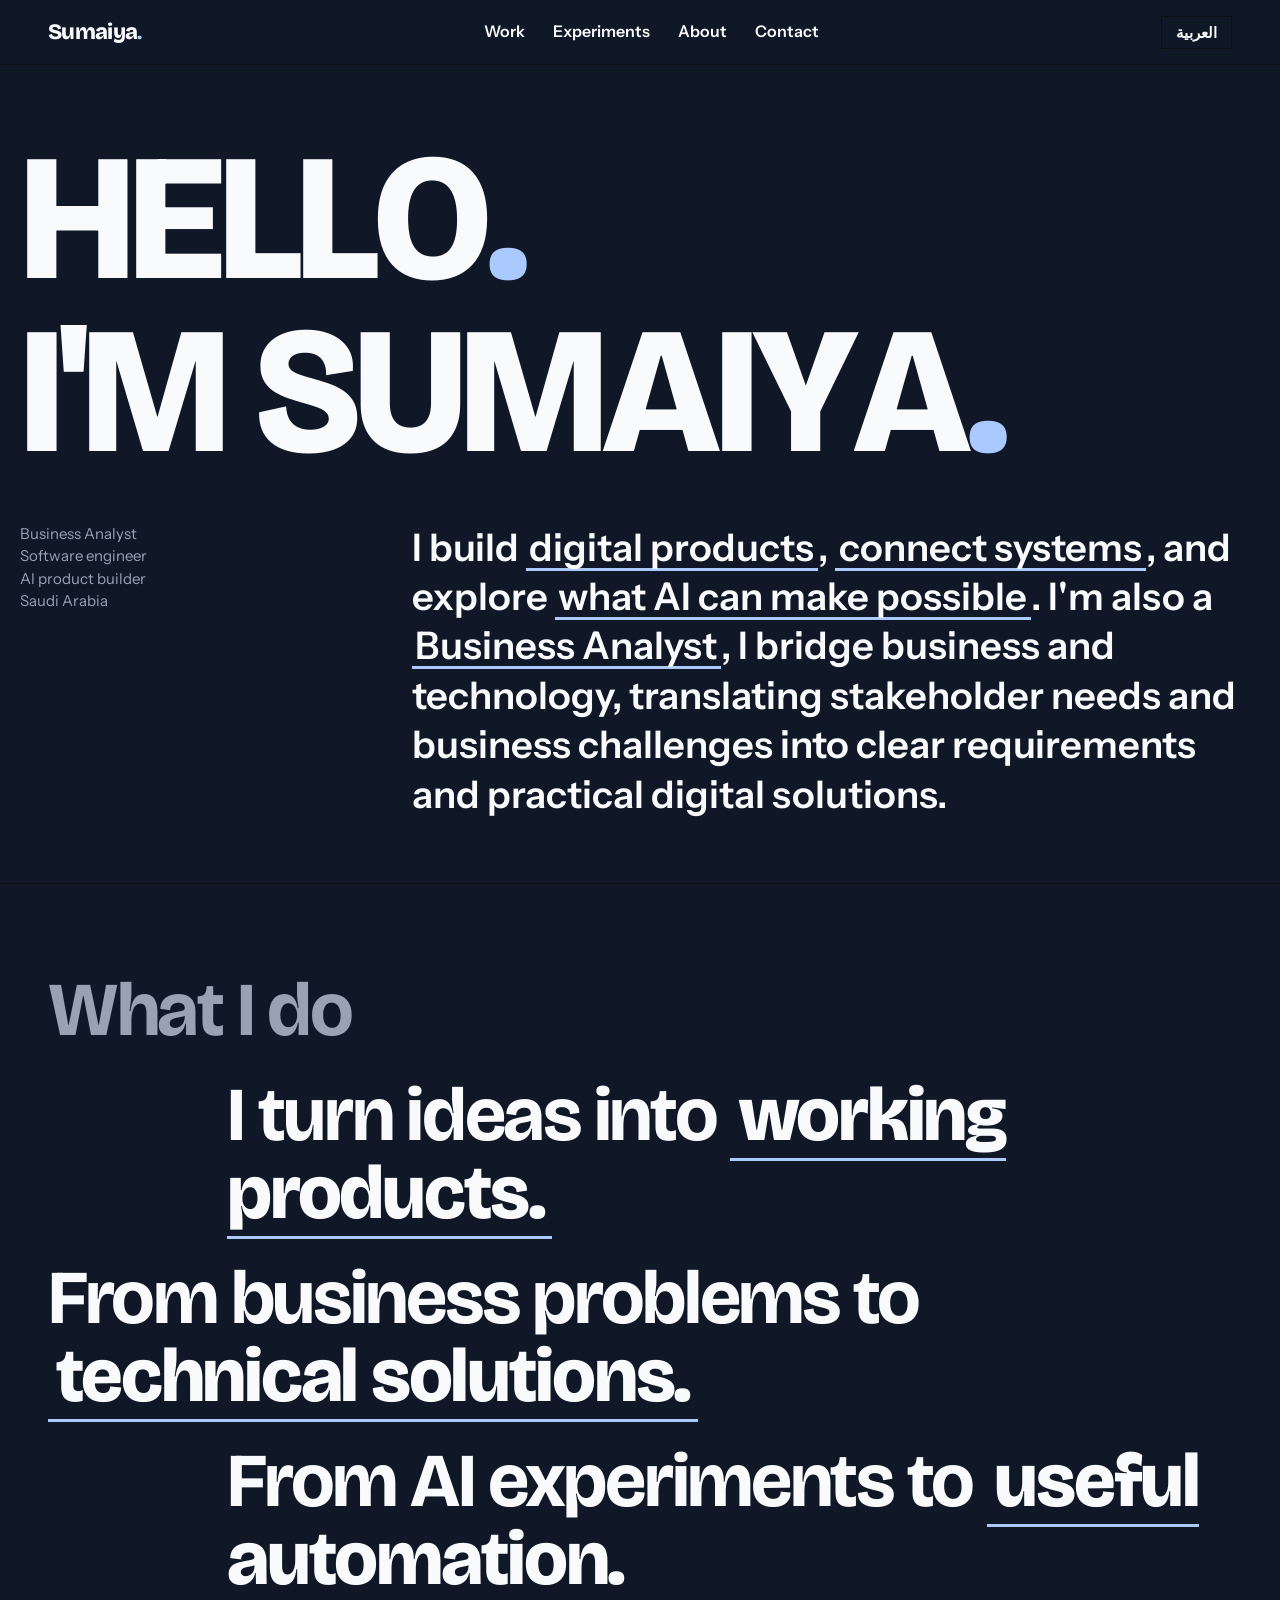
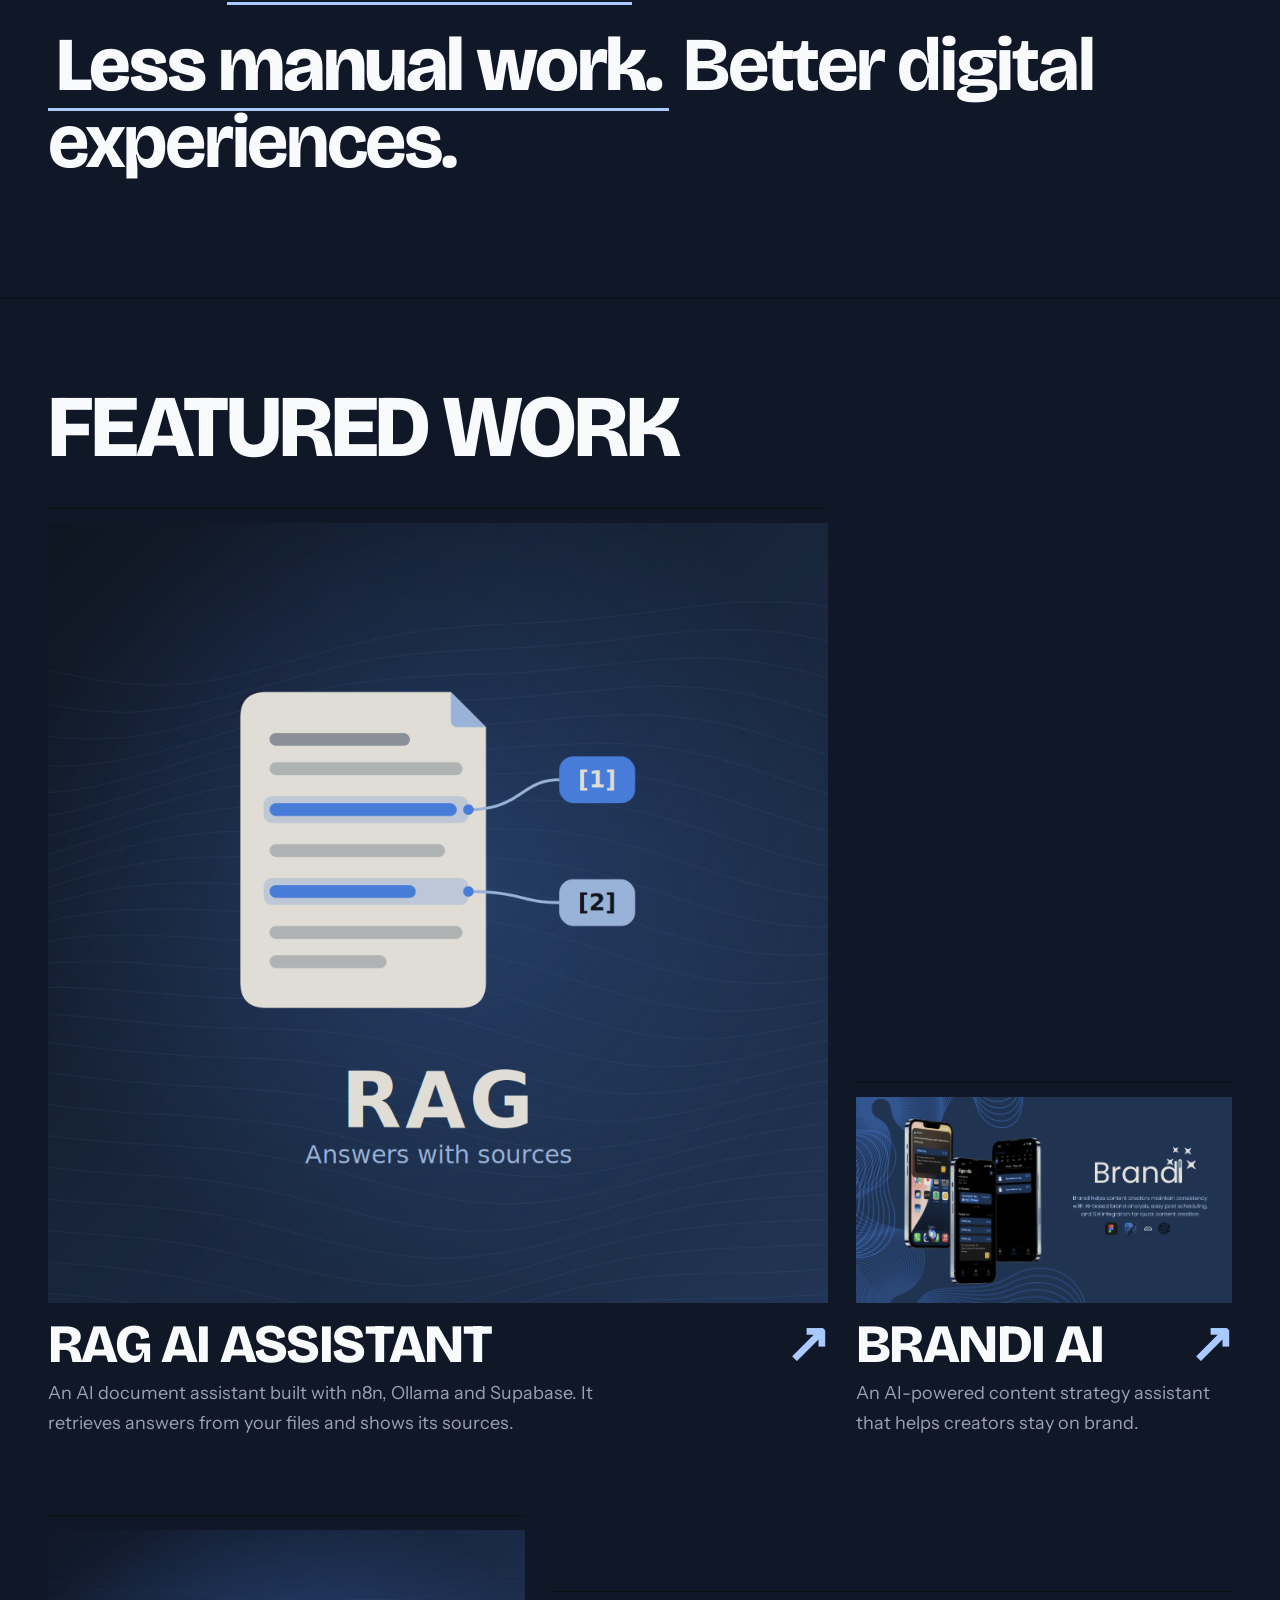
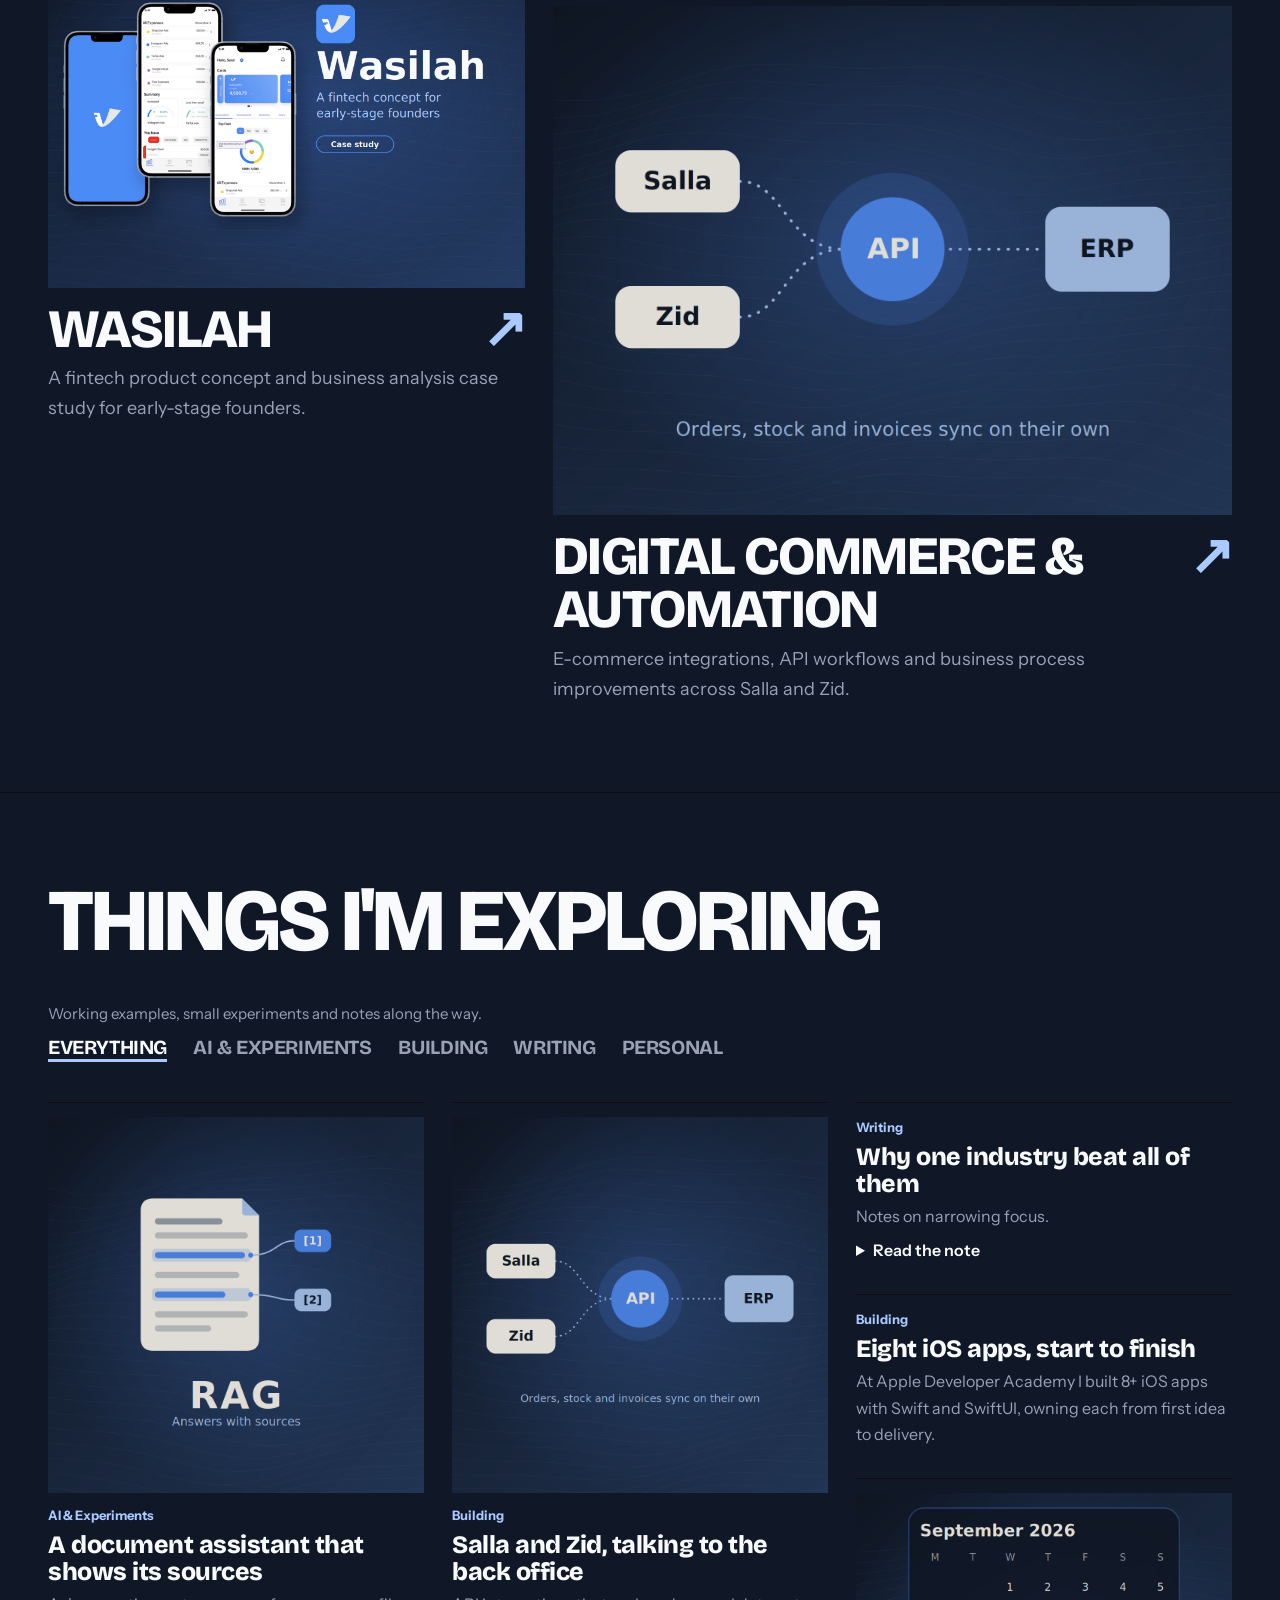
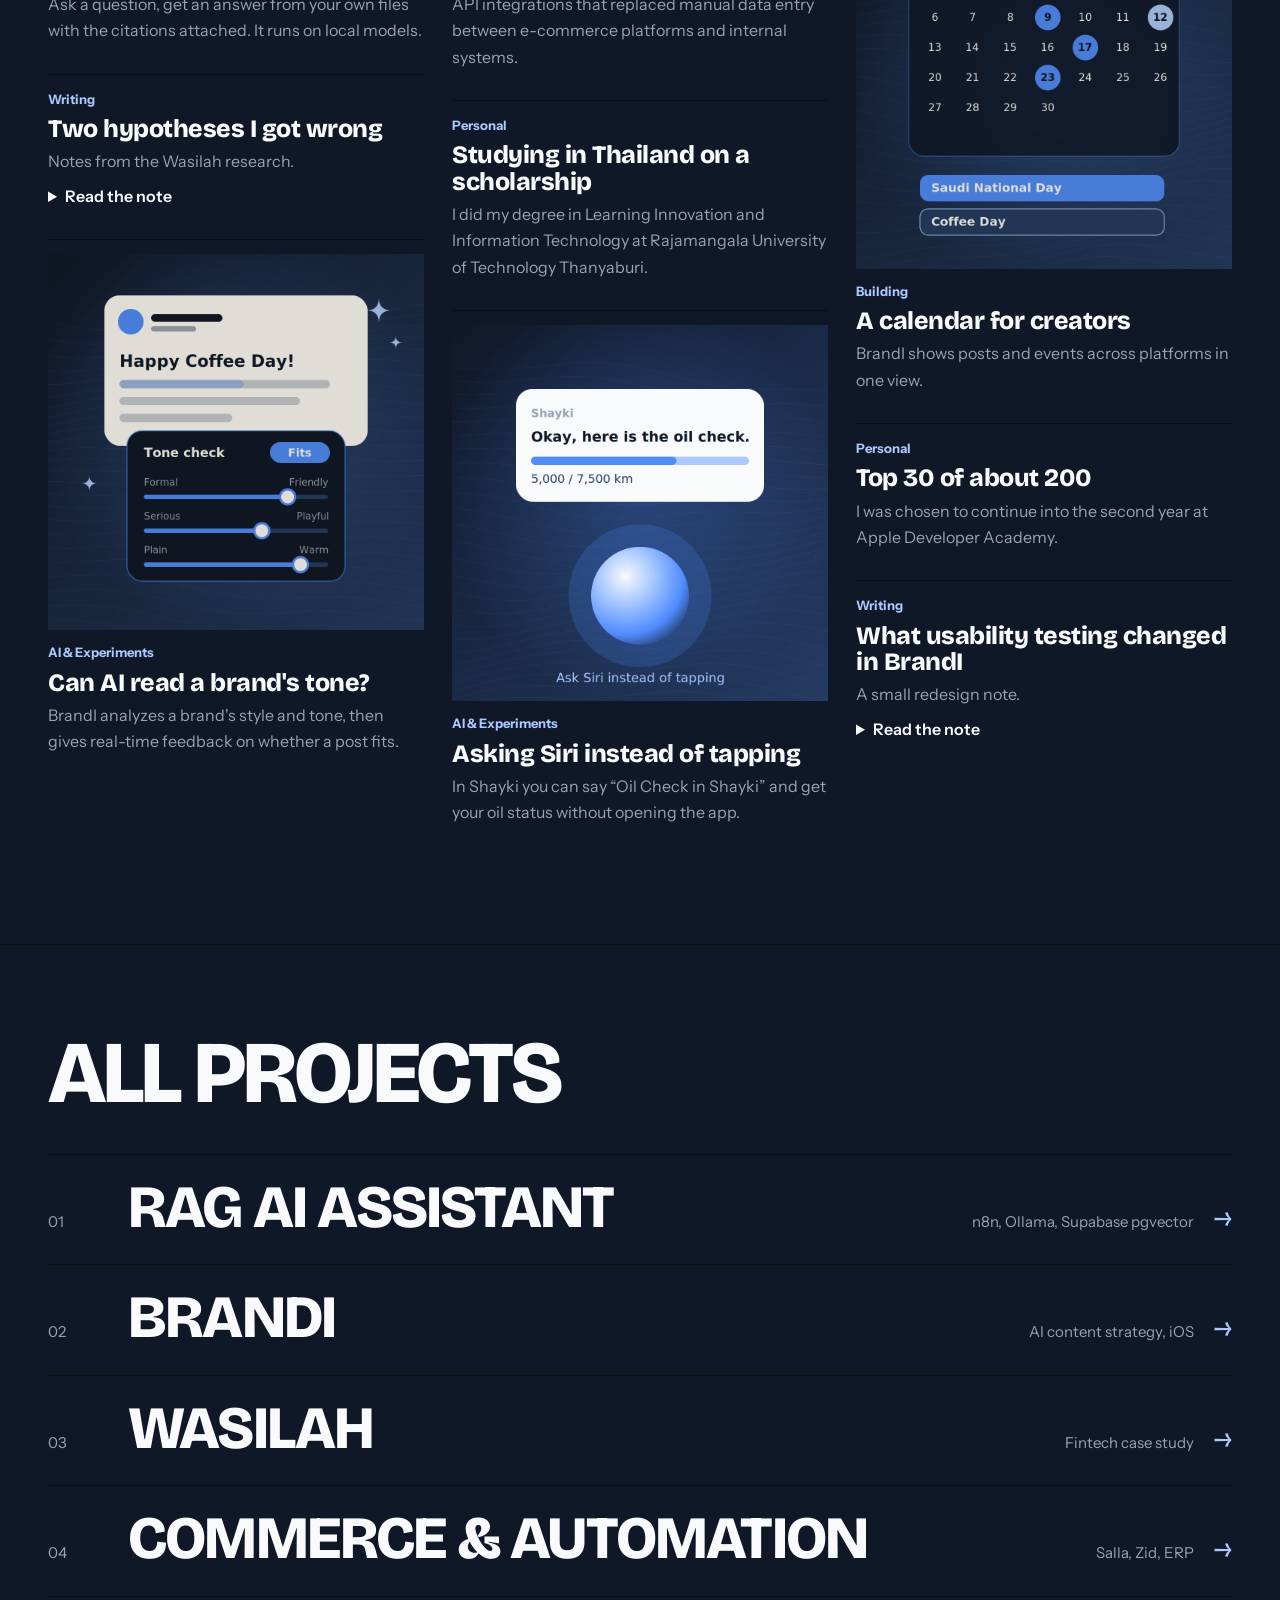
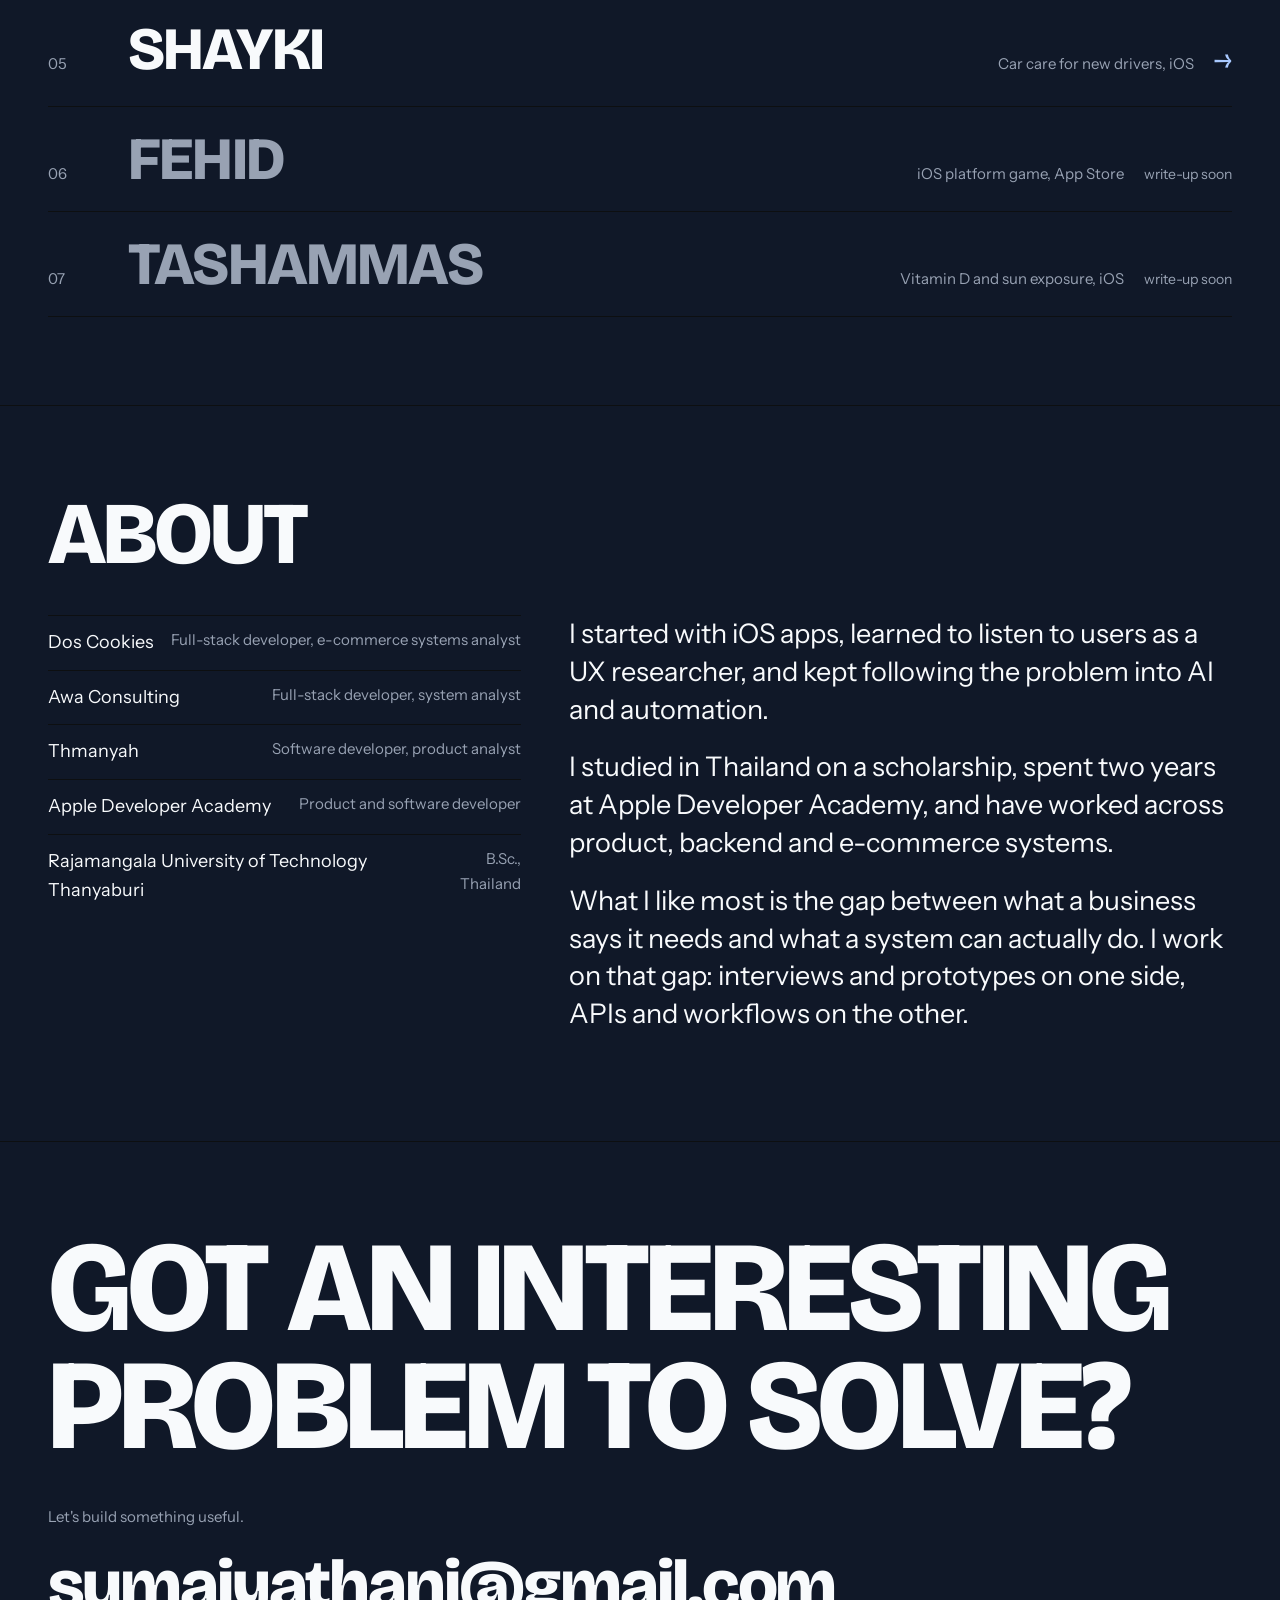
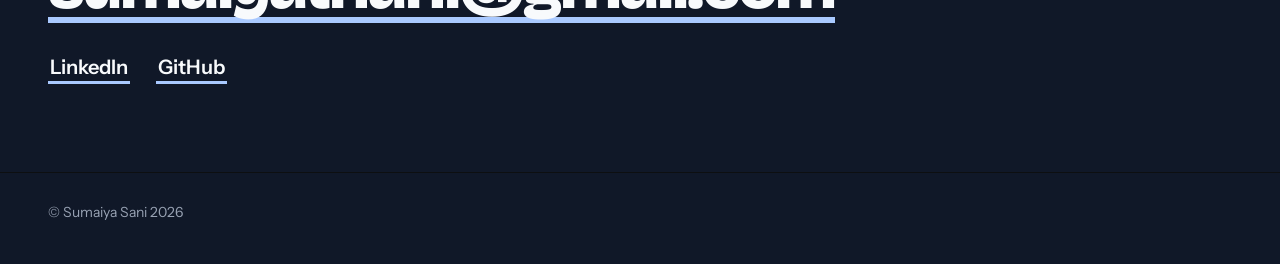
<file: index.html>
<!DOCTYPE html>
<html lang="en">
<head>
<meta charset="utf-8">
<meta name="viewport" content="width=device-width, initial-scale=1">
<script>try{if(localStorage.getItem('lang')==='ar'){document.documentElement.lang='ar';document.documentElement.dir='rtl'}}catch(e){}</script>
<title data-ar="سمية ثاني | باحثة تجربة مستخدم، مهندسة برمجيات، وبانية منتجات ذكاء اصطناعي">Sumaiya Sani | software engineer, AI Solutions Engineer </title>
<meta name="description" content="I build digital products, connect systems, and explore what AI can make possible.  software engineer based in Saudi Arabia.">
<meta property="og:type" content="website">
<meta property="og:title" content="Sumaiya Sani | Business Analyst،software engineer, AI product engineer">
<meta property="og:description" content="I build digital products, connect systems, and explore what AI can make possible.">
<meta property="og:image" content="https://sumaiya-thani.github.io/images/og-image.png">
<meta name="twitter:card" content="summary_large_image">
<meta name="twitter:image" content="https://sumaiya-thani.github.io/images/og-image.png">
<meta name="theme-color" content="#F1EFE9">
<link rel="preconnect" href="https://fonts.googleapis.com">
<link rel="preconnect" href="https://fonts.gstatic.com" crossorigin>
<link href="https://fonts.googleapis.com/css2?family=Bricolage+Grotesque:wght@700;800&family=IBM+Plex+Sans+Arabic:wght@400;600;700&family=Instrument+Sans:wght@400;600;700&display=swap" rel="stylesheet">
<link rel="stylesheet" href="site.css">
<script type="application/ld+json">{"@context":"https://schema.org","@type":"Person","name":"Sumaiya Sani","jobTitle":" and software engineer","sameAs":["https://github.com/sumaiya-thani","https://www.linkedin.com/in/sumaiya-sani-4b4b60202/"]}</script>
</head>
<body>
<a class="skip" href="#main" data-ar="انتقل إلى المحتوى">Skip to content</a>
<div id="cur" aria-hidden="true"></div>
<img id="pv" alt="" src="[data-uri]">
<header class="hdr"><div class="wrap">
<a class="logo" href="#top" aria-label="Sumaiya Sani, home">Sumaiya<b>.</b></a>
<nav class="nav" id="nav" aria-label="Main">
<a href="#work" data-ar="أعمالي">Work</a><a href="#experiments" data-ar="تجارب">Experiments</a><a href="#about" data-ar="نبذة">About</a><a href="#contact" data-ar="تواصل">Contact</a>
</nav>
<div class="hr"><button class="lg" type="button" aria-label="Switch language">العربية</button><button class="mb" type="button" aria-expanded="false" aria-controls="nav">Menu</button></div>
</div></header>

<main id="main">
<div class="wrap hero" id="top">
<h1 class="d"><span data-split data-ar="أهلًا.">Hello.</span><span data-split data-ar="أنا سمية.">I'm Sumaiya.</span></h1>
<div class="hg">
<small class="rv" data-ar=" محللة أعمال&lt;br&gt;مهندسة برمجيات&lt;br&gt;بانية منتجات ذكاء اصطناعي&lt;br&gt;المملكة العربية السعودية">Business Analyst
<br>Software engineer<br>AI product builder<br>Saudi Arabia</small>
<p class="rv" style="--dl:.1s" data-ar="أبني &lt;a class=&quot;ph&quot; href=&quot;#work&quot;&gt;منتجات رقمية&lt;/a&gt;، وأربط &lt;a class=&quot;ph&quot; href=&quot;project-commerce.html&quot;&gt;الأنظمة&lt;/a&gt; ببعضها، وأستكشف &lt;a class=&quot;ph&quot; href=&quot;project-rag.html&quot;&gt;ما يمكن للذكاء الاصطناعي أن يصنعه&lt;/a&gt;. وأعمل أيضًا &lt;a class=&quot;ph&quot; href=&quot;project-wasilaah.html&quot;&gt;باحثة تجربة مستخدم&lt;/a&gt;، لذلك أتحدث مع الناس غالبًا قبل أن أبني أي شيء.">I build <a class="ph" href="#work">digital products</a>, <a class="ph" href="project-commerce.html">connect systems</a>, and explore <a class="ph" href="project-rag.html">what AI can make possible</a>. I'm also a <a class="ph" href="project-wasilaah.html">Business Analyst</a>, I bridge business and technology, translating stakeholder needs and business challenges into clear requirements and practical digital solutions.</p>
</div>
</div>

<section id="what"><div class="wrap what">
<p class="lab rv" data-ar="ماذا أفعل">What I do</p>
<p class="rv" data-ar="أحوّل الأفكار إلى &lt;a class=&quot;ph&quot; href=&quot;#work&quot;&gt;منتجات تعمل.&lt;/a&gt;">I turn ideas into <a class="ph" href="#work">working products.</a></p>
<p class="rv" data-ar="من مشكلات الأعمال إلى &lt;a class=&quot;ph&quot; href=&quot;project-commerce.html&quot;&gt;حلول تقنية.&lt;/a&gt;">From business problems to <a class="ph" href="project-commerce.html">technical solutions.</a></p>
<p class="rv" data-ar="من تجارب الذكاء الاصطناعي إلى &lt;a class=&quot;ph&quot; href=&quot;project-rag.html&quot;&gt;أتمتة مفيدة.&lt;/a&gt;">From AI experiments to <a class="ph" href="project-rag.html">useful automation.</a></p>
<p class="rv" data-ar="&lt;a class=&quot;ph&quot; href=&quot;project-commerce.html&quot;&gt;عمل يدوي أقل.&lt;/a&gt; وتجارب رقمية أفضل."><a class="ph" href="project-commerce.html">Less manual work.</a> Better digital experiences.</p>
</div></section>

<section id="work"><div class="wrap">
<h2 class="d rv" data-ar="أعمال مختارة">Featured work</h2>
<div class="fg">
<a class="fc f1 rv" href="project-rag.html"><div class="im"><img class="mx" src="images/rag-note-square.png" alt="Diagram of the RAG pipeline"></div><h3>RAG AI Assistant <i>↗</i></h3><p data-ar="مساعد ذكاء اصطناعي للمستندات مبني بـ n8n وOllama وSupabase. يستخرج الإجابات من ملفاتك ويعرض مصادرها.">An AI document assistant built with n8n, Ollama and Supabase. It retrieves answers from your files and shows its sources.</p></a>
<a class="fc f2 rv" style="--dl:.1s" href="project-brandi.html"><div class="im"><img class="mx" src="images/brandi-cover-16x9.png" alt="BrandI app screens"></div><h3>Brandi AI <i>↗</i></h3><p data-ar="مساعد ذكاء اصطناعي لاستراتيجية المحتوى يساعد صناع المحتوى على البقاء وفيّين لعلامتهم.">An AI-powered content strategy assistant that helps creators stay on brand.</p></a>
<a class="fc f3 rv" href="project-wasilaah.html"><div class="im dk sq"><img src="images/wasilah-cover-4x3.png" alt="Wasilah fintech app screens"></div><h3>Wasilah <i>↗</i></h3><p data-ar="مفهوم منتج مالي (فنتك) ودراسة حالة في تحليل الأعمال لمؤسسي الشركات الناشئة في مراحلها الأولى.">A fintech product concept and business analysis case study for early-stage founders.</p></a>
<a class="fc f4 rv" style="--dl:.1s" href="project-commerce.html"><div class="im"><img class="mx" src="images/salla-zid-erp-diagram-4x3.png" alt="Diagram of e-commerce platforms connected through APIs to ERP"></div><h3 data-ar="التجارة الرقمية والأتمتة &lt;i&gt;↖&lt;/i&gt;">Digital Commerce &amp; Automation <i>↗</i></h3><p data-ar="تكاملات التجارة الإلكترونية وسير عمل API وتحسين العمليات عبر سلة وزد.">E-commerce integrations, API workflows and business process improvements across Salla and Zid.</p></a>
</div>
</div></section>

<section id="experiments"><div class="wrap">
<h2 class="d rv" data-ar="أشياء أستكشفها">Things I'm exploring</h2>
<p class="lab rv" data-ar="أمثلة تعمل، وتجارب صغيرة، وملاحظات على الطريق.">Working examples, small experiments and notes along the way.</p>
<div class="fl rv" role="group" aria-label="Filter items">
<button type="button" data-f="all" aria-pressed="true" data-ar="الكل">Everything</button>
<button type="button" data-f="ai" aria-pressed="false" data-ar="ذكاء اصطناعي وتجارب">AI &amp; Experiments</button>
<button type="button" data-f="build" aria-pressed="false" data-ar="بناء">Building</button>
<button type="button" data-f="write" aria-pressed="false" data-ar="كتابة">Writing</button>
<button type="button" data-f="me" aria-pressed="false" data-ar="شخصي">Personal</button>
</div>
<div class="ex">
<article class="it" data-c="ai"><div class="im"><img src="images/rag-note-square.png" alt="" loading="lazy"></div><div class="tg" data-ar="ذكاء اصطناعي وتجارب">AI &amp; Experiments</div><h3 data-ar="مساعد مستندات يعرض مصادره">A document assistant that shows its sources</h3><p data-ar="اطرح سؤالًا واحصل على إجابة من ملفاتك مع الاستشهادات. يعمل بنماذج محلية.">Ask a question, get an answer from your own files with the citations attached. It runs on local models.</p></article>
<article class="it" data-c="write"><div class="tg" data-ar="كتابة">Writing</div><h3 data-ar="فرضيتان كنت مخطئة فيهما">Two hypotheses I got wrong</h3><p data-ar="ملاحظات من بحث Wasilah.">Notes from the Wasilah research.</p><details><summary data-ar="اقرأ الملاحظة">Read the note</summary><p data-ar="بدأت بسؤال: كيف يهدر أصحاب الأعمال منتجات أقل؟ توقعت أن تتبع مدة الصلاحية يدويًا أمر صعب، وأن المنتجات تتلف حين تُنظَّم بشكل سيئ. المقابلات نفت الاثنين. كان لدى أصحاب الأعمال تنبيهات بالفعل، وتصل المنتجات مصنّفة من المصنع. ما سمعته فعلًا هو تكدّس مخزون سببه ضعف التوقع المالي. هذا حوّل المشروع كله نحو المالية.">I began by asking how business owners could waste fewer products. My guesses: tracking shelf life by hand is hard, and products spoil when poorly organized. The interviews said no to both. Owners already had alerts, and products arrive categorized from the factory. What I did hear was overstocking caused by weak financial forecasting. That moved the whole project toward finance.</p></details></article>
<article class="it" data-c="ai"><div class="im"><img src="images/brandi-tone-note-square.png" alt="BrandI AI feedback on a post" loading="lazy"></div><div class="tg" data-ar="ذكاء اصطناعي وتجارب">AI &amp; Experiments</div><h3 data-ar="هل يستطيع الذكاء الاصطناعي قراءة نبرة العلامة؟">Can AI read a brand's tone?</h3><p data-ar="يحلل BrandI أسلوب العلامة ونبرتها، ثم يعطي تغذية راجعة فورية عن مدى ملاءمة المنشور.">BrandI analyzes a brand's style and tone, then gives real-time feedback on whether a post fits.</p></article>
<article class="it" data-c="build"><div class="im"><img src="images/salla-zid-erp-note-square.png" alt="" loading="lazy"></div><div class="tg" data-ar="بناء">Building</div><h3 data-ar="سلة وزد تتحدثان مع الأنظمة الخلفية">Salla and Zid, talking to the back office</h3><p data-ar="تكاملات API حلّت محل إدخال البيانات اليدوي بين منصات التجارة الإلكترونية والأنظمة الداخلية.">API integrations that replaced manual data entry between e-commerce platforms and internal systems.</p></article>
<article class="it" data-c="me"><div class="tg" data-ar="شخصي">Personal</div><h3 data-ar="دراسة في تايلاند بمنحة">Studying in Thailand on a scholarship</h3><p data-ar="درست Learning Innovation and Information Technology في Rajamangala University of Technology Thanyaburi.">I did my degree in Learning Innovation and Information Technology at Rajamangala University of Technology Thanyaburi.</p></article>
<article class="it" data-c="ai"><div class="im dk"><img src="images/shayki-siri-note-square.png" alt="Shayki screens with Siri oil check" loading="lazy"></div><div class="tg" data-ar="ذكاء اصطناعي وتجارب">AI &amp; Experiments</div><h3 data-ar="أسأل Siri بدل الضغط">Asking Siri instead of tapping</h3><p data-ar="في Shayki يمكنك قول «Oil Check in Shayki» لتعرف حالة الزيت دون فتح التطبيق.">In Shayki you can say “Oil Check in Shayki” and get your oil status without opening the app.</p></article>
<article class="it" data-c="write"><div class="tg" data-ar="كتابة">Writing</div><h3 data-ar="لماذا تفوّق قطاع واحد على الجميع">Why one industry beat all of them</h3><p data-ar="ملاحظات عن تضييق التركيز.">Notes on narrowing focus.</p><details><summary data-ar="اقرأ الملاحظة">Read the note</summary><p data-ar="أدوات مثل Daftra وQoyod تخدم أنواعًا كثيرة من الأعمال، وهذا الاتساع يُرهق الفرق الصغيرة جدًا. أما سلة فتركز على المتاجر الإلكترونية ولقيت تقييمًا إيجابيًا في المقابلات. الدرس: التخصيص لقطاع واحد. لذلك ضيّق Wasilah تركيزه إلى الشركات التقنية الناشئة.">Tools like Daftra and Qoyod serve many kinds of businesses, and that breadth overwhelms very small teams. Salla focuses on online stores and earned positive feedback in interviews. The lesson: tailor to one industry. So Wasilah narrowed to tech startups.</p></details></article>
<article class="it" data-c="build"><div class="tg" data-ar="بناء">Building</div><h3 data-ar="ثمانية تطبيقات iOS من البداية إلى النهاية">Eight iOS apps, start to finish</h3><p data-ar="في Apple Developer Academy بنيت أكثر من 8 تطبيقات iOS باستخدام Swift وSwiftUI، وتولّيت كل واحد من الفكرة الأولى إلى التسليم.">At Apple Developer Academy I built 8+ iOS apps with Swift and SwiftUI, owning each from first idea to delivery.</p></article>
<article class="it" data-c="build"><div class="im"><img src="images/brandi-calendar-square.png" alt="BrandI calendar" loading="lazy"></div><div class="tg" data-ar="بناء">Building</div><h3 data-ar="تقويم لصناع المحتوى">A calendar for creators</h3><p data-ar="يعرض BrandI المنشورات والفعاليات عبر المنصات في عرض واحد.">BrandI shows posts and events across platforms in one view.</p></article>
<article class="it" data-c="me"><div class="tg" data-ar="شخصي">Personal</div><h3 data-ar="من أفضل 30 بين نحو 200">Top 30 of about 200</h3><p data-ar="تم اختياري للاستمرار في العام الثاني في Apple Developer Academy.">I was chosen to continue into the second year at Apple Developer Academy.</p></article>
<article class="it" data-c="write"><div class="tg" data-ar="كتابة">Writing</div><h3 data-ar="ما الذي غيّره اختبار قابلية الاستخدام في BrandI">What usability testing changed in BrandI</h3><p data-ar="ملاحظة عن إعادة تصميم صغيرة.">A small redesign note.</p><details><summary data-ar="اقرأ الملاحظة">Read the note</summary><p data-ar="أظهر الاختبار أن شاشة Agenda يصعب تصفحها. حسّنا تباين الألوان، وبسّطنا عرض المحتوى، وجمعنا المنشورات والفعاليات حسب التاريخ بدل عرض بطاقة واحدة في كل مرة.">Testing showed the Agenda screen was hard to scan. We improved color contrast, simplified how content is displayed, and grouped posts and events by date instead of showing one card at a time.</p></details></article>
</div>
<p class="empty" role="status" data-ar="لا شيء هنا بعد.">Nothing here yet.</p>
</div></section>

<section id="projects"><div class="wrap">
<h2 class="d rv" data-ar="كل المشاريع">All projects</h2>
<div class="rv">
<a class="row" href="project-rag.html" data-img="images/rag-ai-assistant-cover-4x3.png"><span class="n">01</span><span class="tt">RAG AI Assistant</span><span class="ds" data-ar="n8n وOllama وSupabase pgvector">n8n, Ollama, Supabase pgvector</span><span class="ar" data-ar="←">→</span></a>
<a class="row" href="project-brandi.html" data-img="images/brandi-cover-16x9.png"><span class="n">02</span><span class="tt">BrandI</span><span class="ds" data-ar="استراتيجية محتوى بالذكاء الاصطناعي، iOS">AI content strategy, iOS</span><span class="ar" data-ar="←">→</span></a>
<a class="row" href="project-wasilaah.html" data-img="images/wasilah-cover-4x3.png"><span class="n">03</span><span class="tt">Wasilah</span><span class="ds" data-ar="دراسة حالة في الفنتك">Fintech case study</span><span class="ar" data-ar="←">→</span></a>
<a class="row" href="project-commerce.html" data-img="images/salla-zid-erp-note-square.png"><span class="n">04</span><span class="tt" data-ar="التجارة والأتمتة">Commerce &amp; Automation</span><span class="ds" data-ar="سلة وزد وERP">Salla, Zid, ERP</span><span class="ar" data-ar="←">→</span></a>
<a class="row" href="project-shayki.html" data-img="images/shayki-cover-4x3.png"><span class="n">05</span><span class="tt">Shayki</span><span class="ds" data-ar="العناية بالسيارة للسائقات الجدد، iOS">Car care for new drivers, iOS</span><span class="ar" data-ar="←">→</span></a>
<div class="row off"><span class="n">06</span><span class="tt">Fehid</span><span class="ds" data-ar="لعبة منصات iOS على App Store">iOS platform game, App Store</span><span class="ar" data-ar="التفاصيل قريبًا">write-up soon</span></div>
<div class="row off"><span class="n">07</span><span class="tt">Tashammas</span><span class="ds" data-ar="فيتامين د والتعرض للشمس، iOS">Vitamin D and sun exposure, iOS</span><span class="ar" data-ar="التفاصيل قريبًا">write-up soon</span></div>
</div>
</div></section>

<section id="about"><div class="wrap">
<h2 class="d rv" data-ar="نبذة">About</h2>
<div class="ab">
<ul class="rv">
<li data-ar="Dos Cookies &lt;span&gt;مطورة Full-Stack ومحللة أنظمة تجارة إلكترونية&lt;/span&gt;">Dos Cookies <span>Full-stack developer, e-commerce systems analyst</span></li>
<li data-ar="Awa Consulting &lt;span&gt;مطورة Full-Stack ومحللة أنظمة&lt;/span&gt;">Awa Consulting <span>Full-stack developer, system analyst</span></li>
<li data-ar="Thmanyah &lt;span&gt;مطورة برمجيات ومحللة منتج&lt;/span&gt;">Thmanyah <span>Software developer, product analyst</span></li>
<li data-ar="Apple Developer Academy &lt;span&gt;مطورة منتجات وبرمجيات&lt;/span&gt;">Apple Developer Academy <span>Product and software developer</span></li>
<li data-ar="Rajamangala University of Technology Thanyaburi &lt;span&gt;بكالوريوس علوم، تايلاند&lt;/span&gt;">Rajamangala University of Technology Thanyaburi <span>B.Sc., Thailand</span></li>
</ul>
<div class="rv" style="--dl:.1s">
<p data-ar="بدأت بتطبيقات iOS، وتعلمت الإصغاء للمستخدمين بصفتي باحثة تجربة مستخدم، وواصلت متابعة المشكلة إلى الذكاء الاصطناعي والأتمتة.">I started with iOS apps, learned to listen to users as a UX researcher, and kept following the problem into AI and automation.</p>
<p data-ar="درست في تايلاند بمنحة دراسية، وقضيت عامين في Apple Developer Academy، وعملت في المنتج والأنظمة الخلفية وأنظمة التجارة الإلكترونية.">I studied in Thailand on a scholarship, spent two years at Apple Developer Academy, and have worked across product, backend and e-commerce systems.</p>
<p data-ar="ما أحبه أكثر هو الفجوة بين ما تقول الشركة إنها تحتاجه وما يستطيع النظام فعله فعلًا. أعمل على هذه الفجوة: مقابلات ونماذج أولية من جهة، وواجهات API وسير عمل من الجهة الأخرى.">What I like most is the gap between what a business says it needs and what a system can actually do. I work on that gap: interviews and prototypes on one side, APIs and workflows on the other.</p>
</div>
</div>
</div></section>

<section id="contact" class="ct"><div class="wrap">
<h2 class="d rv" data-ar="عندك مشكلة مثيرة تحتاج حلًا؟">Got an interesting problem to solve?</h2>
<p class="lab rv" data-ar="لنبنِ شيئًا مفيدًا.">Let's build something useful.</p>
<a class="mail rv" href="mailto:sumaiyathani@gmail.com">sumaiyathani@gmail.com</a>
<div class="soc rv"><a class="ph" href="https://www.linkedin.com/in/sumaiya-sani-4b4b60202/">LinkedIn</a><a class="ph" href="https://github.com/sumaiya-thani">GitHub</a></div>
</div></section>
</main>
<footer><div class="wrap"><span data-ar="© سمية ثاني">&copy; Sumaiya Sani</span> <span id="y"></span></div></footer>
<script src="site.js"></script>
</body>
</html>
</file>
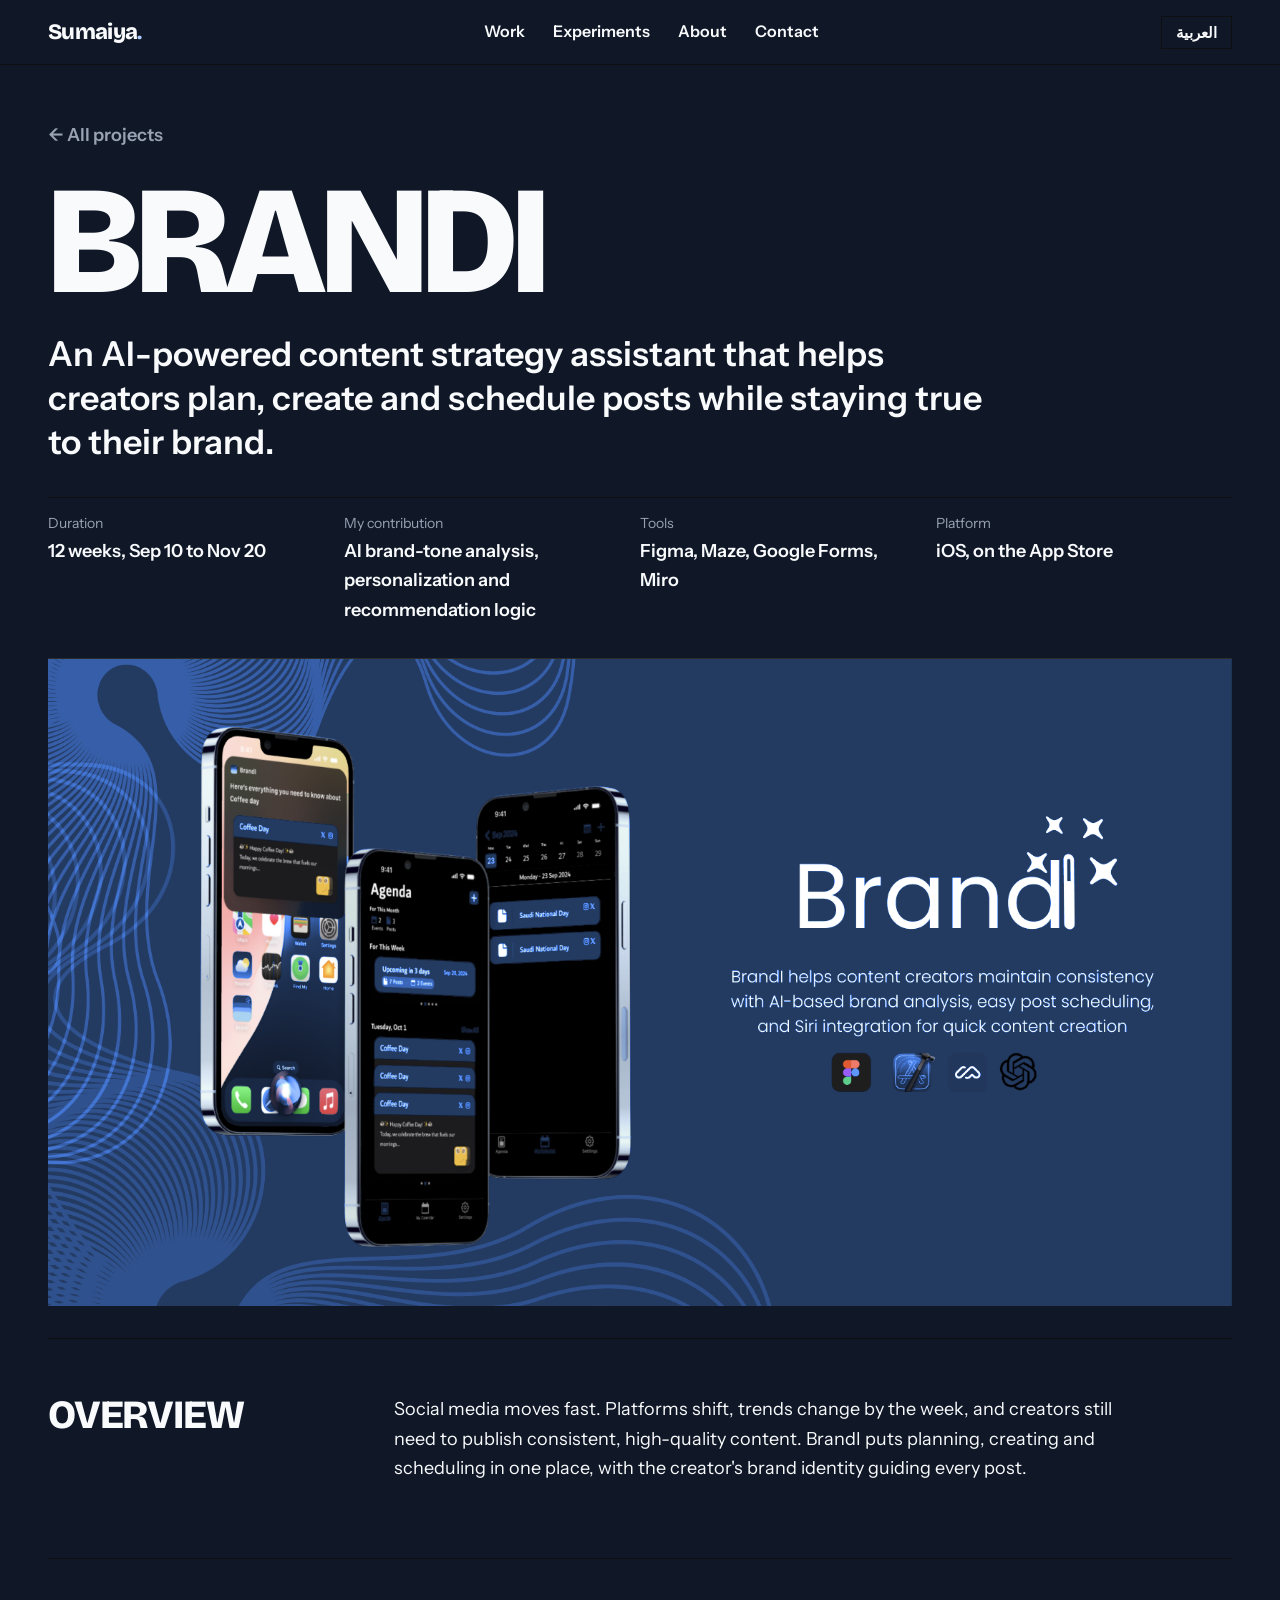
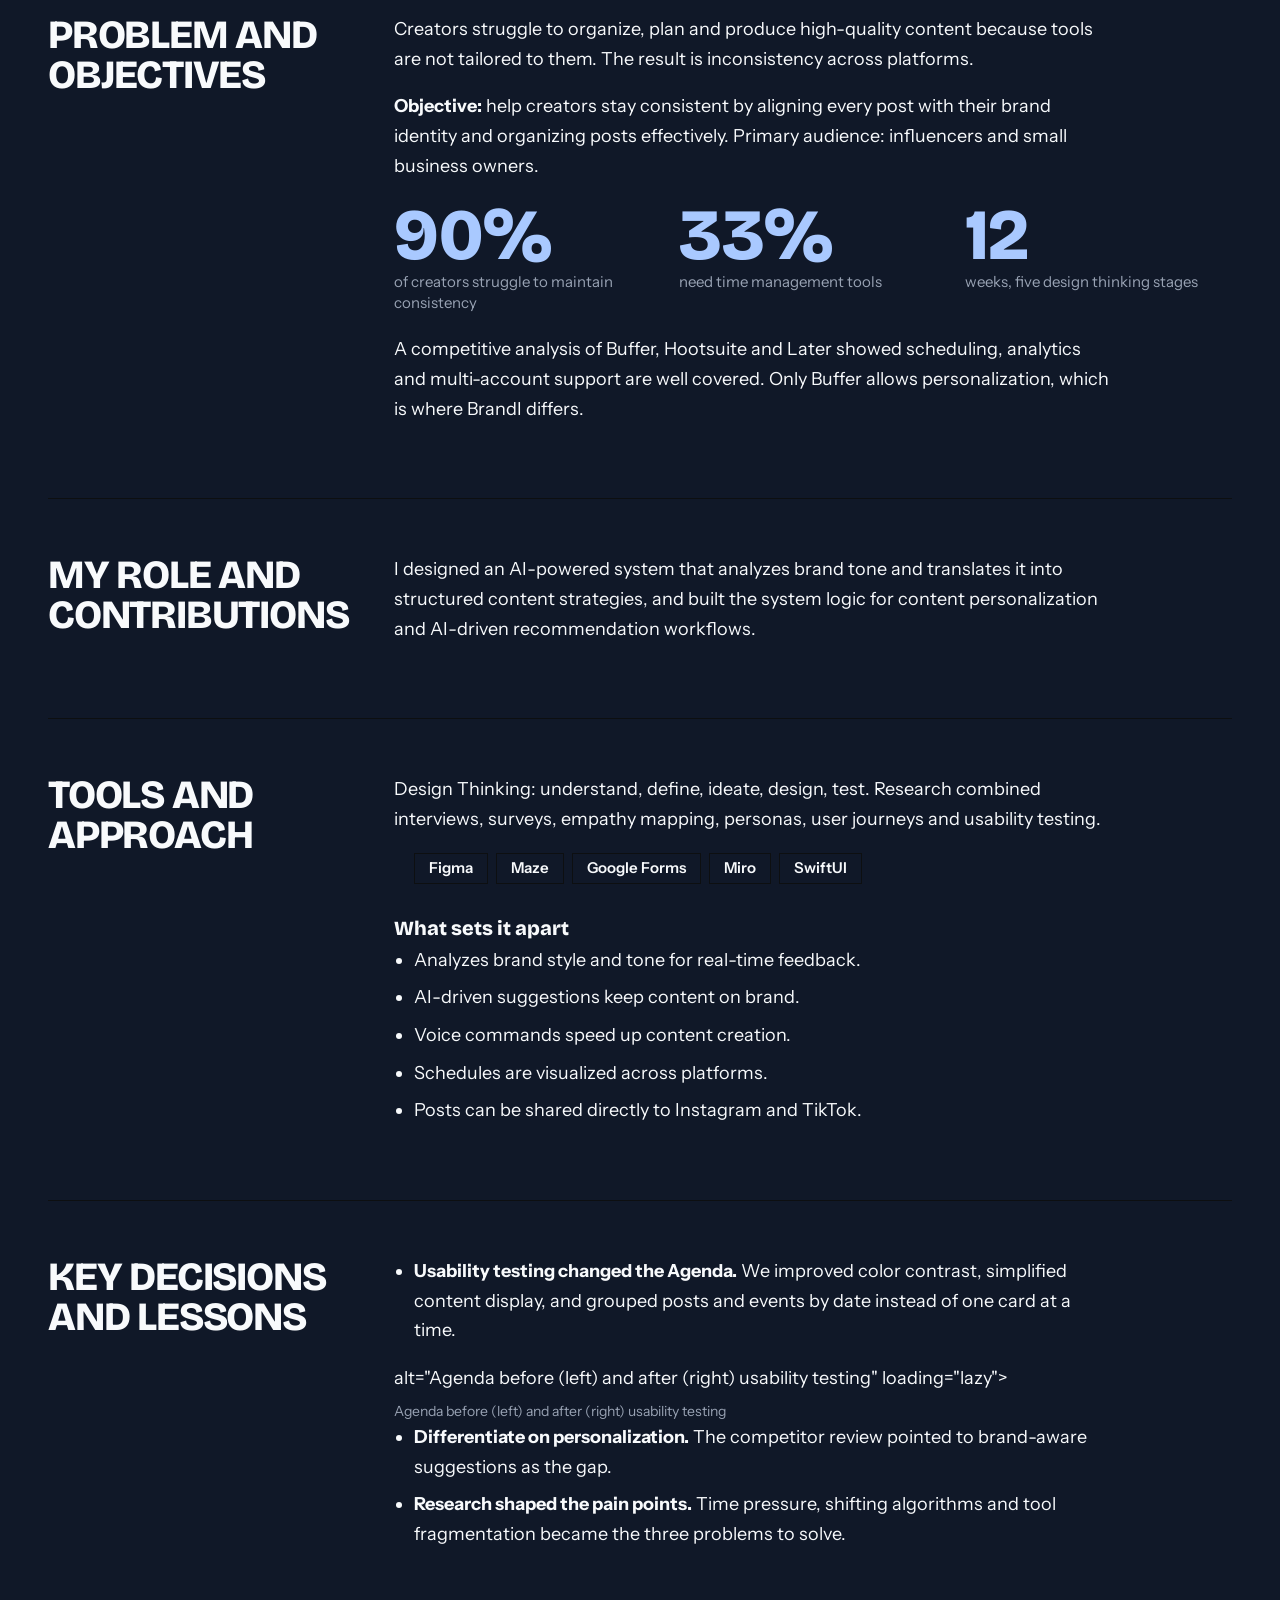
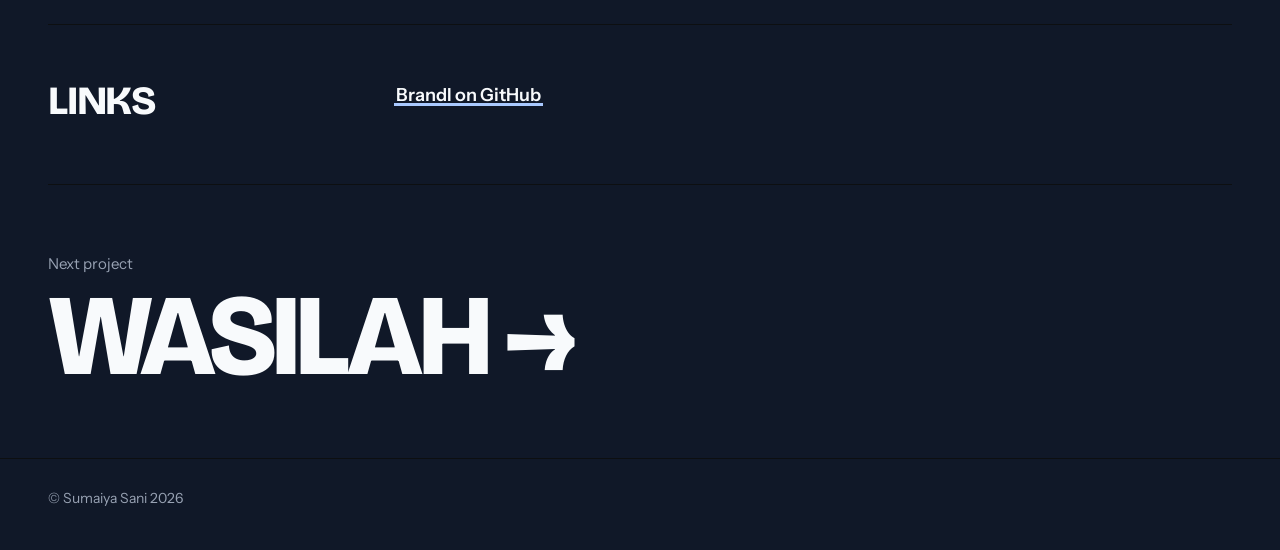
<file: project-brandi.html>
<!DOCTYPE html>
<html lang="en">
<head>
<meta charset="utf-8">
<meta name="viewport" content="width=device-width, initial-scale=1">
<script>try{if(localStorage.getItem('lang')==='ar'){document.documentElement.lang='ar';document.documentElement.dir='rtl'}}catch(e){}</script>
<title data-ar="BrandI | سمية ثاني">BrandI | Sumaiya Sani</title>
<meta name="description" content="An AI-powered content strategy assistant that helps creators plan, create and schedule posts while staying true to their brand.">
<meta property="og:title" content="BrandI | Sumaiya Sani">
<meta property="og:description" content="An AI-powered content strategy assistant that helps creators plan, create and schedule posts while staying true to their brand.">
<meta property="og:image" content="brandi-cover-16x9.png">
<meta name="theme-color" content="#F1EFE9">
<link rel="preconnect" href="https://fonts.googleapis.com">
<link rel="preconnect" href="https://fonts.gstatic.com" crossorigin>
<link href="https://fonts.googleapis.com/css2?family=Bricolage+Grotesque:wght@700;800&family=IBM+Plex+Sans+Arabic:wght@400;600;700&family=Instrument+Sans:wght@400;600;700&display=swap" rel="stylesheet">
<link rel="stylesheet" href="site.css">
</head>
<body>
<a class="skip" href="#main" data-ar="انتقل إلى المحتوى">Skip to content</a>
<div id="cur" aria-hidden="true"></div>
<img id="pv" alt="" src="[data-uri]">
<header class="hdr"><div class="wrap">
<a class="logo" href="index.html" aria-label="Sumaiya Sani, home">Sumaiya<b>.</b></a>
<nav class="nav" id="nav" aria-label="Main">
<a href="index.html#work" data-ar="أعمالي">Work</a><a href="index.html#experiments" data-ar="تجارب">Experiments</a><a href="index.html#about" data-ar="نبذة">About</a><a href="index.html#contact" data-ar="تواصل">Contact</a>
</nav>
<div class="hr"><button class="lg" type="button" aria-label="Switch language">العربية</button><button class="mb" type="button" aria-expanded="false" aria-controls="nav">Menu</button></div>
</div></header>

<main id="main"><div class="wrap">
<div class="ph1">
<a class="bk" href="index.html#projects" data-ar="→ كل المشاريع">&larr; All projects</a>
<h1 class="d">BrandI</h1>
<p class="one" data-ar="مساعد ذكاء اصطناعي لاستراتيجية المحتوى يساعد صناع المحتوى على التخطيط وإنشاء وجدولة المنشورات مع البقاء وفيّين لعلامتهم.">An AI-powered content strategy assistant that helps creators plan, create and schedule posts while staying true to their brand.</p>
<dl class="meta"><div><dt data-ar="المدة">Duration</dt><dd data-ar="12 أسبوعًا، من 10 سبتمبر إلى 20 نوفمبر">12 weeks, Sep 10 to Nov 20</dd></div><div><dt data-ar="مساهمتي">My contribution</dt><dd data-ar="تحليل نبرة العلامة بالذكاء الاصطناعي ومنطق التخصيص والتوصيات">AI brand-tone analysis, personalization and recommendation logic</dd></div><div><dt data-ar="الأدوات">Tools</dt><dd>Figma, Maze, Google Forms, Miro</dd></div><div><dt data-ar="المنصة">Platform</dt><dd data-ar="iOS، على App Store">iOS, on the App Store</dd></div></dl>
<div class="hi "><img src="images/brandi-cover-16x9.png" alt="BrandI agenda and post detail screens"></div>
</div>
<div class="sc rv"><h2 class="d" data-ar="نظرة عامة">Overview</h2><div class="tx"><p data-ar="وسائل التواصل تتحرك بسرعة. المنصات تتغير، والاتجاهات تتبدل أسبوعيًا، ومع ذلك يحتاج صناع المحتوى إلى نشر محتوى متسق وعالي الجودة. يجمع BrandI التخطيط والإنشاء والجدولة في مكان واحد، وتوجّه هوية علامة المبدع كل منشور.">Social media moves fast. Platforms shift, trends change by the week, and creators still need to publish consistent, high-quality content. BrandI puts planning, creating and scheduling in one place, with the creator's brand identity guiding every post.</p></div></div>
<div class="sc rv"><h2 class="d" data-ar="المشكلة والأهداف">Problem and objectives</h2><div class="tx"><p data-ar="يعاني صناع المحتوى من تنظيم المحتوى وتخطيطه وإنتاجه بجودة عالية لأن الأدوات غير مصممة لهم. والنتيجة عدم اتساق عبر المنصات.">Creators struggle to organize, plan and produce high-quality content because tools are not tailored to them. The result is inconsistency across platforms.</p><p data-ar="&lt;b&gt;الهدف:&lt;/b&gt; مساعدة صناع المحتوى على الاتساق بمواءمة كل منشور مع هوية علامتهم وتنظيم المنشورات بفعالية. الجمهور الأساسي: المؤثرون وأصحاب الأعمال الصغيرة."><b>Objective:</b> help creators stay consistent by aligning every post with their brand identity and organizing posts effectively. Primary audience: influencers and small business owners.</p><div class="big3"><div><b>90%</b><span data-ar="من صناع المحتوى يجدون صعوبة في الحفاظ على الاتساق">of creators struggle to maintain consistency</span></div><div><b>33%</b><span data-ar="يحتاجون أدوات لإدارة الوقت">need time management tools</span></div><div><b>12</b><span data-ar="أسبوعًا، خمس مراحل من التفكير التصميمي">weeks, five design thinking stages</span></div></div><p data-ar="أظهر تحليل المنافسين Buffer وHootsuite وLater أن الجدولة والتحليلات ودعم الحسابات المتعددة مغطاة جيدًا. وBuffer وحده يتيح التخصيص، وهنا يختلف BrandI.">A competitive analysis of Buffer, Hootsuite and Later showed scheduling, analytics and multi-account support are well covered. Only Buffer allows personalization, which is where BrandI differs.</p></div></div>
<div class="sc rv"><h2 class="d" data-ar="دوري ومساهماتي">My role and contributions</h2><div class="tx"><p data-ar="صممت نظامًا مدعومًا بالذكاء الاصطناعي يحلل نبرة العلامة ويحوّلها إلى استراتيجيات محتوى منظمة، وبنيت منطق النظام لتخصيص المحتوى وسير عمل التوصيات المدعومة بالذكاء الاصطناعي.">I designed an AI-powered system that analyzes brand tone and translates it into structured content strategies, and built the system logic for content personalization and AI-driven recommendation workflows.</p></div></div>
<div class="sc rv"><h2 class="d" data-ar="الأدوات والمنهج">Tools and approach</h2><div class="tx"><p data-ar="التفكير التصميمي: فهم، تعريف، توليد أفكار، تصميم، اختبار. جمع البحث بين المقابلات والاستبيانات وخرائط التعاطف والشخصيات ورحلات المستخدم واختبارات قابلية الاستخدام.">Design Thinking: understand, define, ideate, design, test. Research combined interviews, surveys, empathy mapping, personas, user journeys and usability testing.</p><ul class="tl"><li>Figma</li><li>Maze</li><li>Google Forms</li><li>Miro</li><li>SwiftUI</li></ul><h3 data-ar="ما يميزه">What sets it apart</h3><ul><li data-ar="يحلل أسلوب العلامة ونبرتها لتغذية راجعة فورية.">Analyzes brand style and tone for real-time feedback.</li><li data-ar="اقتراحات بالذكاء الاصطناعي تُبقي المحتوى على العلامة.">AI-driven suggestions keep content on brand.</li><li data-ar="أوامر صوتية تسرّع إنشاء المحتوى.">Voice commands speed up content creation.</li><li data-ar="تُعرض الجداول عبر المنصات بصريًا.">Schedules are visualized across platforms.</li><li data-ar="يمكن مشاركة المنشورات مباشرة إلى إنستغرام وتيك توك.">Posts can be shared directly to Instagram and TikTok.</li></ul></div></div>
<div class="sc rv"><h2 class="d" data-ar="القرارات والدروس">Key decisions and lessons</h2><div class="tx"><ul><li data-ar="&lt;b&gt;اختبار قابلية الاستخدام غيّر Agenda.&lt;/b&gt; حسّنا تباين الألوان، وبسّطنا عرض المحتوى، وجمعنا المنشورات والفعاليات حسب التاريخ بدل بطاقة واحدة في كل مرة."><b>Usability testing changed the Agenda.</b> We improved color contrast, simplified content display, and grouped posts and events by date instead of one card at a time.</li></ul><div class="shots"><figure> alt="Agenda before (left) and after (right) usability testing" loading="lazy"><figcaption data-ar="شاشة Agenda قبل (يسارًا) وبعد (يمينًا) اختبار قابلية الاستخدام">Agenda before (left) and after (right) usability testing</figcaption></figure></div><ul><li data-ar="&lt;b&gt;التميّز بالتخصيص.&lt;/b&gt; أشارت مراجعة المنافسين إلى أن الاقتراحات الواعية بالعلامة هي الفجوة."><b>Differentiate on personalization.</b> The competitor review pointed to brand-aware suggestions as the gap.</li><li data-ar="&lt;b&gt;البحث شكّل نقاط الألم.&lt;/b&gt; ضغط الوقت وتغيّر الخوارزميات وتشتت الأدوات أصبحت المشكلات الثلاث التي نحلها."><b>Research shaped the pain points.</b> Time pressure, shifting algorithms and tool fragmentation became the three problems to solve.</li></ul></div></div>
<div class="sc rv"><h2 class="d" data-ar="الروابط">Links</h2><div class="tx"><p><a class="ph" href="https://github.com/sumaiya-thani/BrandI">BrandI on GitHub</a></p></div></div>
</div>
<div class="wrap"><a class="nxt" href="project-wasilaah.html"><small data-ar="المشروع التالي">Next project</small><b data-ar="Wasilah ←">Wasilah &rarr;</b></a></div>
</main>
<footer><div class="wrap"><span data-ar="© سمية ثاني">&copy; Sumaiya Sani</span> <span id="y"></span></div></footer>
<dialog id="lb"><img alt=""></dialog>
<script src="site.js"></script>
</body>
</html>
</file>
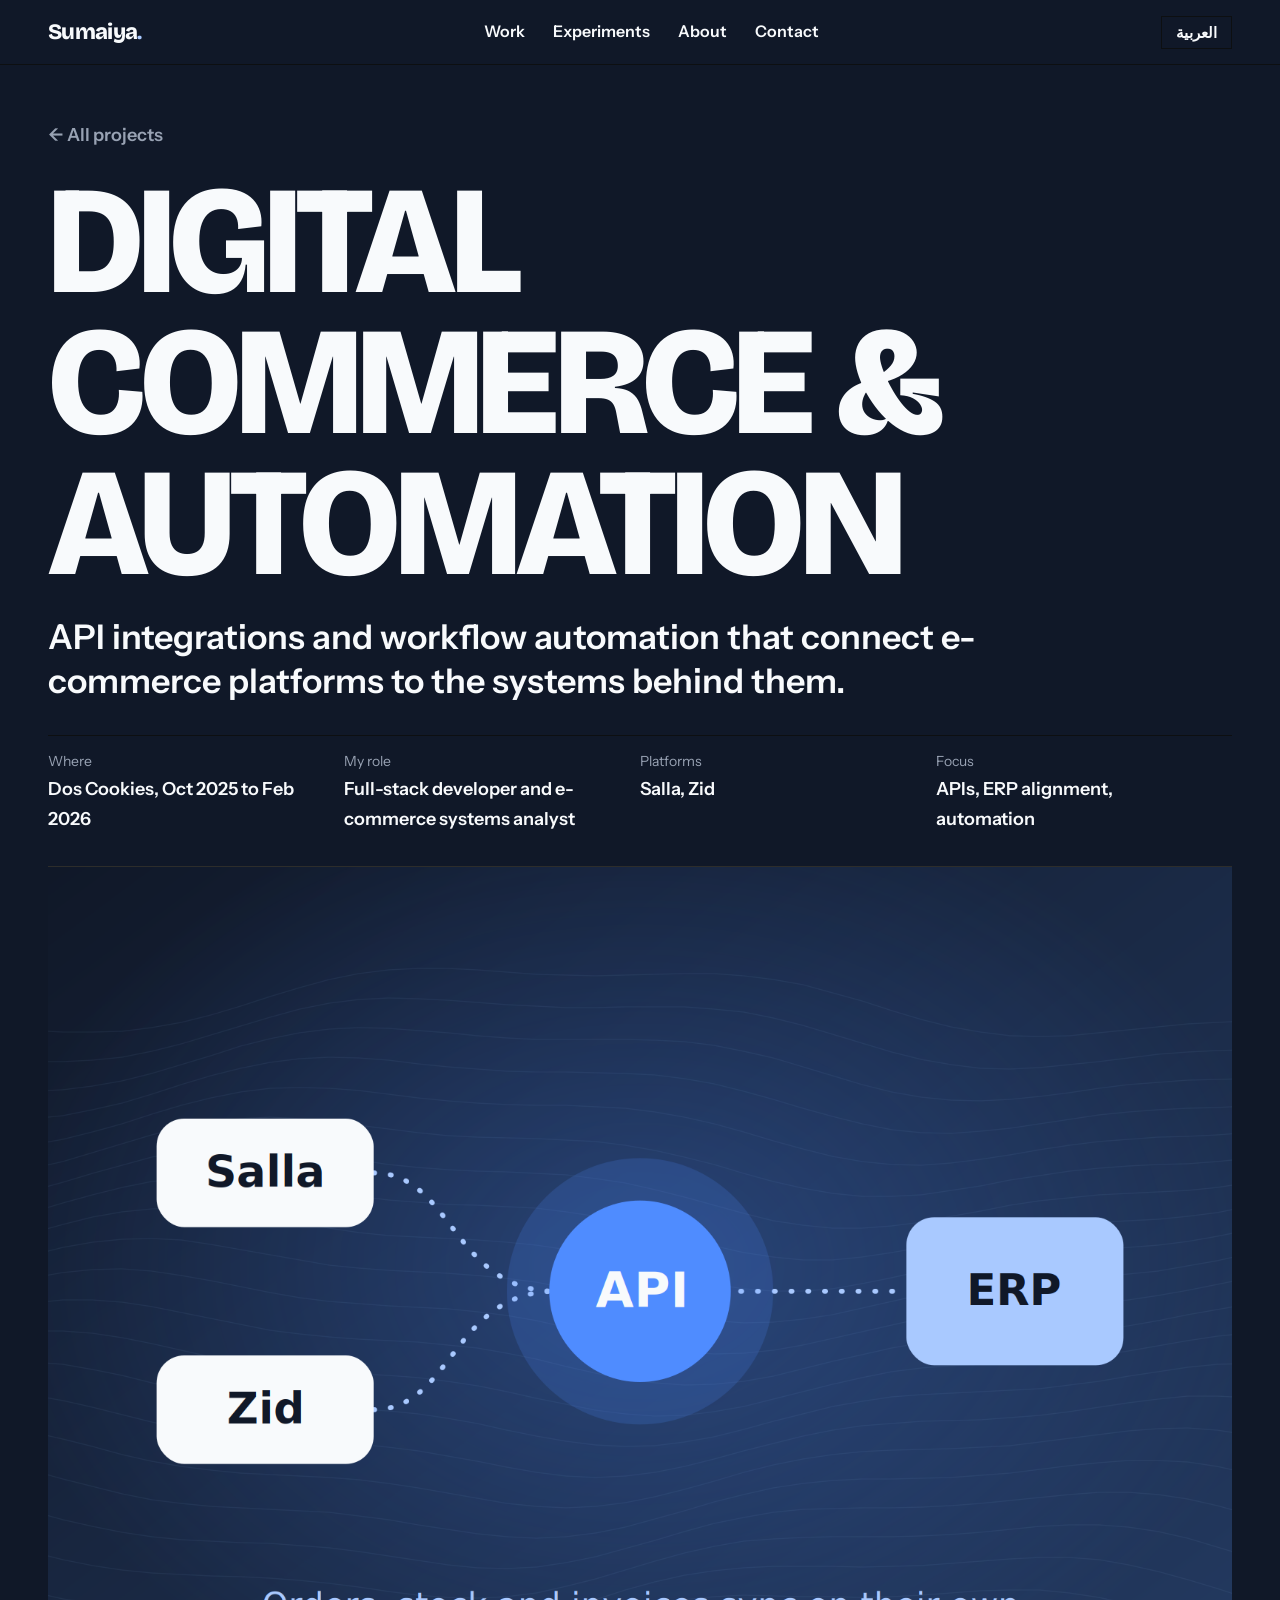
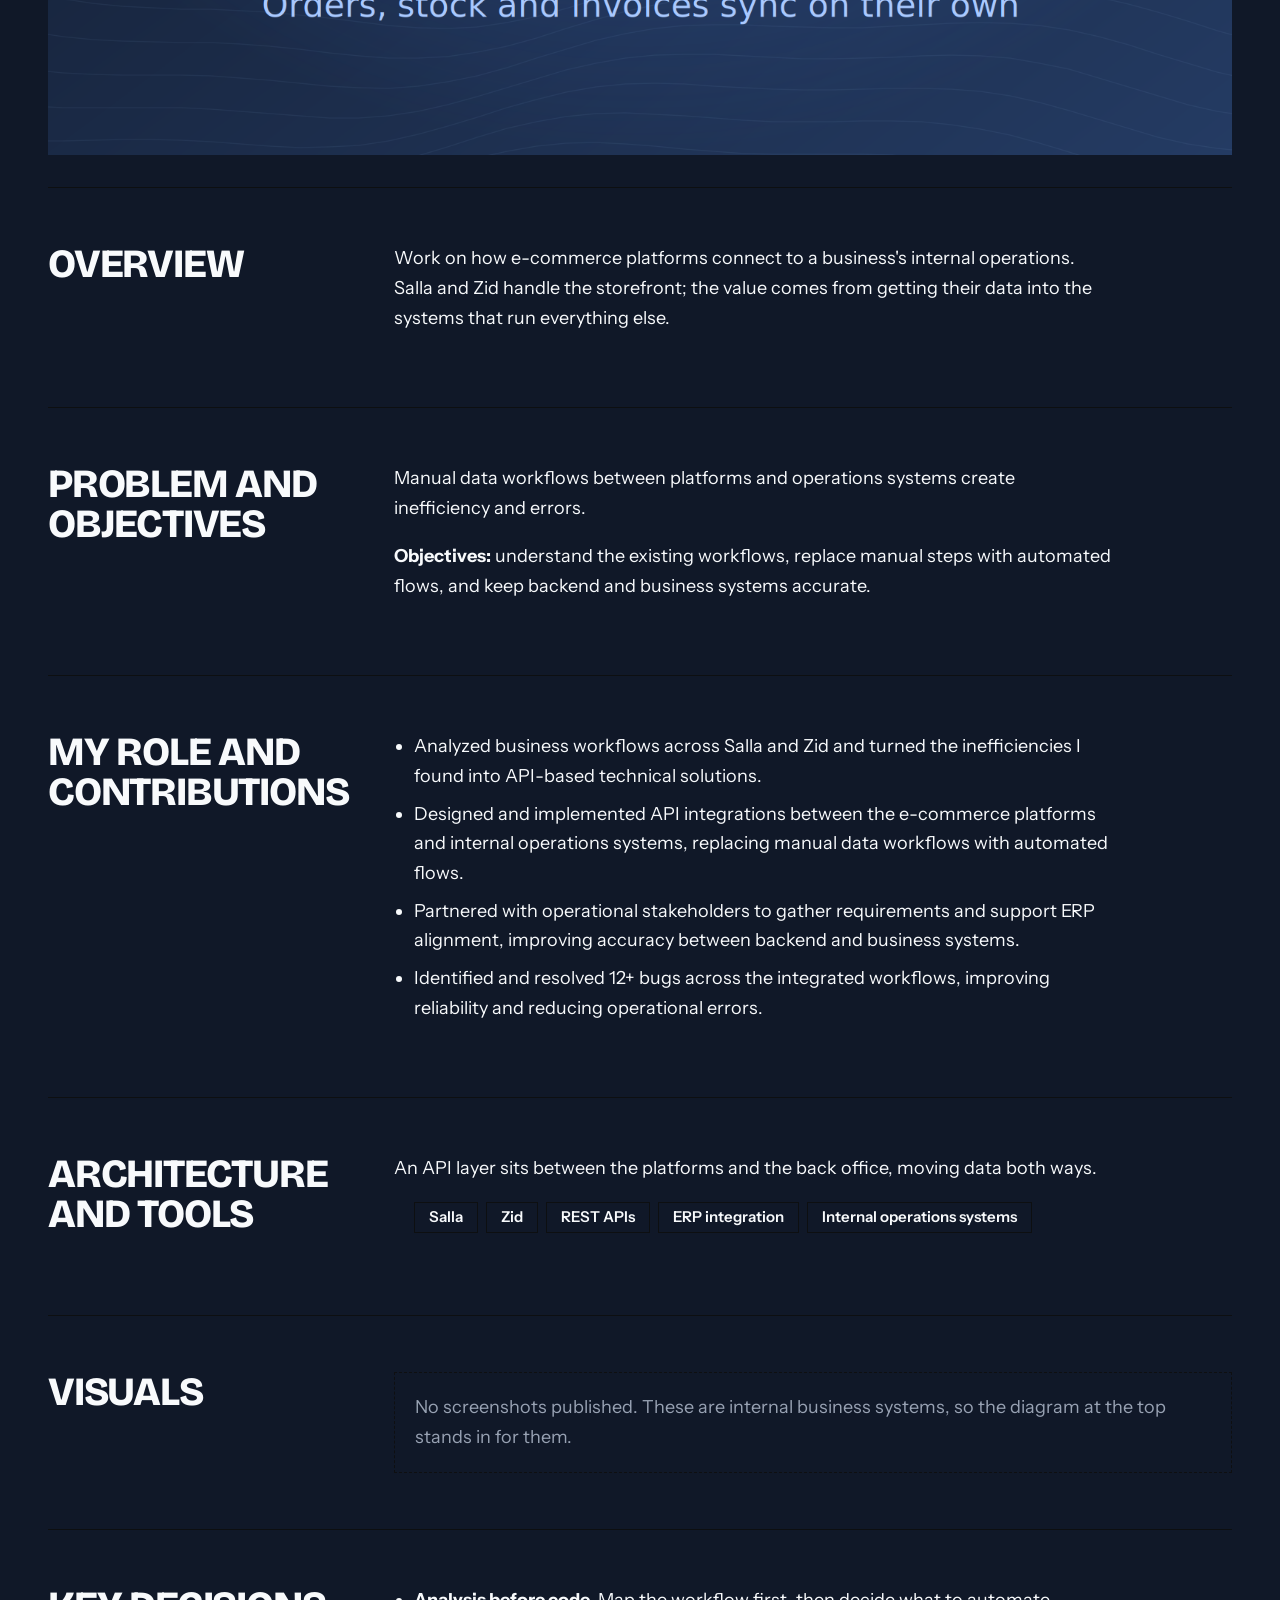
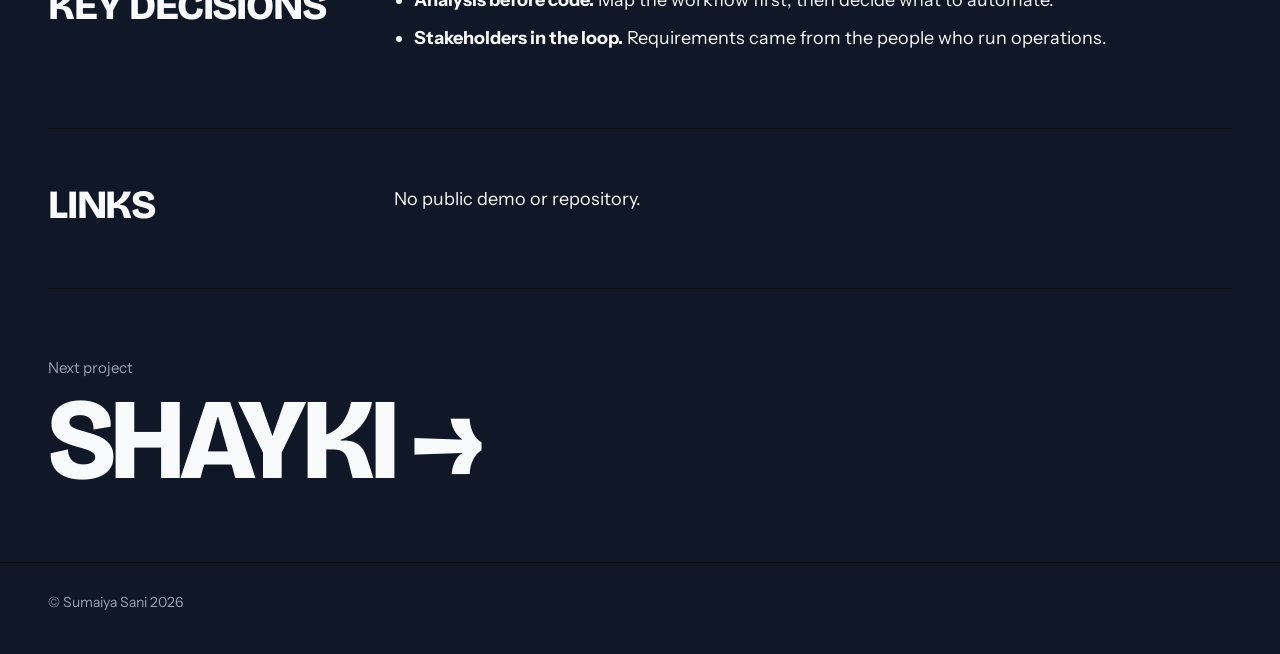
<file: project-commerce.html>
<!DOCTYPE html>
<html lang="en">
<head>
<meta charset="utf-8">
<meta name="viewport" content="width=device-width, initial-scale=1">
<script>try{if(localStorage.getItem('lang')==='ar'){document.documentElement.lang='ar';document.documentElement.dir='rtl'}}catch(e){}</script>
<title data-ar="التجارة الرقمية والأتمتة | سمية ثاني">Digital Commerce &amp; Automation | Sumaiya Sani</title>
<meta name="description" content="API integrations and workflow automation that connect e-commerce platforms to the systems behind them.">
<meta property="og:title" content="Digital Commerce &amp; Automation | Sumaiya Sani">
<meta property="og:description" content="API integrations and workflow automation that connect e-commerce platforms to the systems behind them.">
<meta property="og:image" content="images/salla-zid-erp-diagram-4x3.png">
<meta name="theme-color" content="#F1EFE9">
<link rel="preconnect" href="https://fonts.googleapis.com">
<link rel="preconnect" href="https://fonts.gstatic.com" crossorigin>
<link href="https://fonts.googleapis.com/css2?family=Bricolage+Grotesque:wght@700;800&family=IBM+Plex+Sans+Arabic:wght@400;600;700&family=Instrument+Sans:wght@400;600;700&display=swap" rel="stylesheet">
<link rel="stylesheet" href="site.css">
</head>
<body>
<a class="skip" href="#main" data-ar="انتقل إلى المحتوى">Skip to content</a>
<div id="cur" aria-hidden="true"></div>
<img id="pv" alt="" src="[data-uri]">
<header class="hdr"><div class="wrap">
<a class="logo" href="index.html" aria-label="Sumaiya Sani, home">Sumaiya<b>.</b></a>
<nav class="nav" id="nav" aria-label="Main">
<a href="index.html#work" data-ar="أعمالي">Work</a><a href="index.html#experiments" data-ar="تجارب">Experiments</a><a href="index.html#about" data-ar="نبذة">About</a><a href="index.html#contact" data-ar="تواصل">Contact</a>
</nav>
<div class="hr"><button class="lg" type="button" aria-label="Switch language">العربية</button><button class="mb" type="button" aria-expanded="false" aria-controls="nav">Menu</button></div>
</div></header>

<main id="main"><div class="wrap">
<div class="ph1">
<a class="bk" href="index.html#projects" data-ar="→ كل المشاريع">&larr; All projects</a>
<h1 class="d" data-ar="التجارة الرقمية والأتمتة">Digital Commerce &amp; Automation</h1>
<p class="one" data-ar="تكاملات API وأتمتة سير العمل تربط منصات التجارة الإلكترونية بالأنظمة التي تقف خلفها.">API integrations and workflow automation that connect e-commerce platforms to the systems behind them.</p>
<dl class="meta"><div><dt data-ar="أين">Where</dt><dd data-ar="Dos Cookies، أكتوبر 2025 – فبراير 2026">Dos Cookies, Oct 2025 to Feb 2026</dd></div><div><dt data-ar="دوري">My role</dt><dd data-ar="مطورة Full-Stack ومحللة أنظمة تجارة إلكترونية">Full-stack developer and e-commerce systems analyst</dd></div><div><dt data-ar="المنصات">Platforms</dt><dd data-ar="سلة، زد">Salla, Zid</dd></div><div><dt data-ar="التركيز">Focus</dt><dd data-ar="واجهات API ومواءمة ERP والأتمتة">APIs, ERP alignment, automation</dd></div></dl>
<div class="hi "><img src="images/salla-zid-erp-diagram-4x3.png" alt="Diagram: Salla and Zid connect through an API layer to ERP and internal operations systems"></div>
</div>
<div class="sc rv"><h2 class="d" data-ar="نظرة عامة">Overview</h2><div class="tx"><p data-ar="عمل على كيفية ارتباط منصات التجارة الإلكترونية بالعمليات الداخلية للشركة. تتولى سلة وزد واجهة المتجر، وتأتي القيمة من وصول بياناتهما إلى الأنظمة التي تدير كل شيء آخر.">Work on how e-commerce platforms connect to a business's internal operations. Salla and Zid handle the storefront; the value comes from getting their data into the systems that run everything else.</p></div></div>
<div class="sc rv"><h2 class="d" data-ar="المشكلة والأهداف">Problem and objectives</h2><div class="tx"><p data-ar="تسبب سير عمل البيانات اليدوي بين المنصات وأنظمة العمليات في عدم كفاءة وأخطاء.">Manual data workflows between platforms and operations systems create inefficiency and errors.</p><p data-ar="&lt;b&gt;الأهداف:&lt;/b&gt; فهم سير العمل القائم، واستبدال الخطوات اليدوية بتدفقات آلية، والحفاظ على دقة الأنظمة الخلفية وأنظمة الأعمال."><b>Objectives:</b> understand the existing workflows, replace manual steps with automated flows, and keep backend and business systems accurate.</p></div></div>
<div class="sc rv"><h2 class="d" data-ar="دوري ومساهماتي">My role and contributions</h2><div class="tx"><ul><li data-ar="حللت سير عمل الأعمال عبر سلة وزد وحوّلت أوجه القصور التي وجدتها إلى حلول تقنية قائمة على API.">Analyzed business workflows across Salla and Zid and turned the inefficiencies I found into API-based technical solutions.</li><li data-ar="صممت ونفذت تكاملات API بين منصات التجارة الإلكترونية وأنظمة العمليات الداخلية، واستبدلت تدفقات البيانات اليدوية بتدفقات آلية.">Designed and implemented API integrations between the e-commerce platforms and internal operations systems, replacing manual data workflows with automated flows.</li><li data-ar="تعاونت مع أصحاب المصلحة التشغيليين لجمع المتطلبات ودعم مواءمة ERP، مما حسّن الدقة بين الأنظمة الخلفية وأنظمة الأعمال.">Partnered with operational stakeholders to gather requirements and support ERP alignment, improving accuracy between backend and business systems.</li><li data-ar="حددت وحللت أكثر من 12 خطأ في سير العمل المتكامل، مما رفع الموثوقية وقلل الأخطاء التشغيلية.">Identified and resolved 12+ bugs across the integrated workflows, improving reliability and reducing operational errors.</li></ul></div></div>
<div class="sc rv"><h2 class="d" data-ar="البنية والأدوات">Architecture and tools</h2><div class="tx"><p data-ar="طبقة API تقع بين المنصات والأنظمة الخلفية وتنقل البيانات في الاتجاهين.">An API layer sits between the platforms and the back office, moving data both ways.</p><ul class="tl"><li data-ar="سلة">Salla</li><li data-ar="زد">Zid</li><li>REST APIs</li><li data-ar="ربط أنظمة ERP">ERP integration</li><li data-ar="أنظمة العمليات الداخلية">Internal operations systems</li></ul></div></div>
<div class="sc rv"><h2 class="d" data-ar="المرئيات">Visuals</h2><div class="tx"><div class="emp" data-ar="لا توجد لقطات شاشة منشورة. هذه أنظمة أعمال داخلية، لذلك يحل المخطط في أعلى الصفحة محلها.">No screenshots published. These are internal business systems, so the diagram at the top stands in for them.</div></div></div>
<div class="sc rv"><h2 class="d" data-ar="القرارات الرئيسية">Key decisions</h2><div class="tx"><ul><li data-ar="&lt;b&gt;التحليل قبل البرمجة.&lt;/b&gt; ارسم سير العمل أولًا ثم قرر ما تؤتمته."><b>Analysis before code.</b> Map the workflow first, then decide what to automate.</li><li data-ar="&lt;b&gt;أصحاب المصلحة في الحلقة.&lt;/b&gt; جاءت المتطلبات ممن يديرون العمليات."><b>Stakeholders in the loop.</b> Requirements came from the people who run operations.</li></ul></div></div>
<div class="sc rv"><h2 class="d" data-ar="الروابط">Links</h2><div class="tx"><p data-ar="لا يوجد عرض عام أو مستودع.">No public demo or repository.</p></div></div>
</div>
<div class="wrap"><a class="nxt" href="project-shayki.html"><small data-ar="المشروع التالي">Next project</small><b data-ar="Shayki ←">Shayki &rarr;</b></a></div>
</main>
<footer><div class="wrap"><span data-ar="© سمية ثاني">&copy; Sumaiya Sani</span> <span id="y"></span></div></footer>
<dialog id="lb"><img alt=""></dialog>
<script src="site.js"></script>
</body>
</html>
</file>
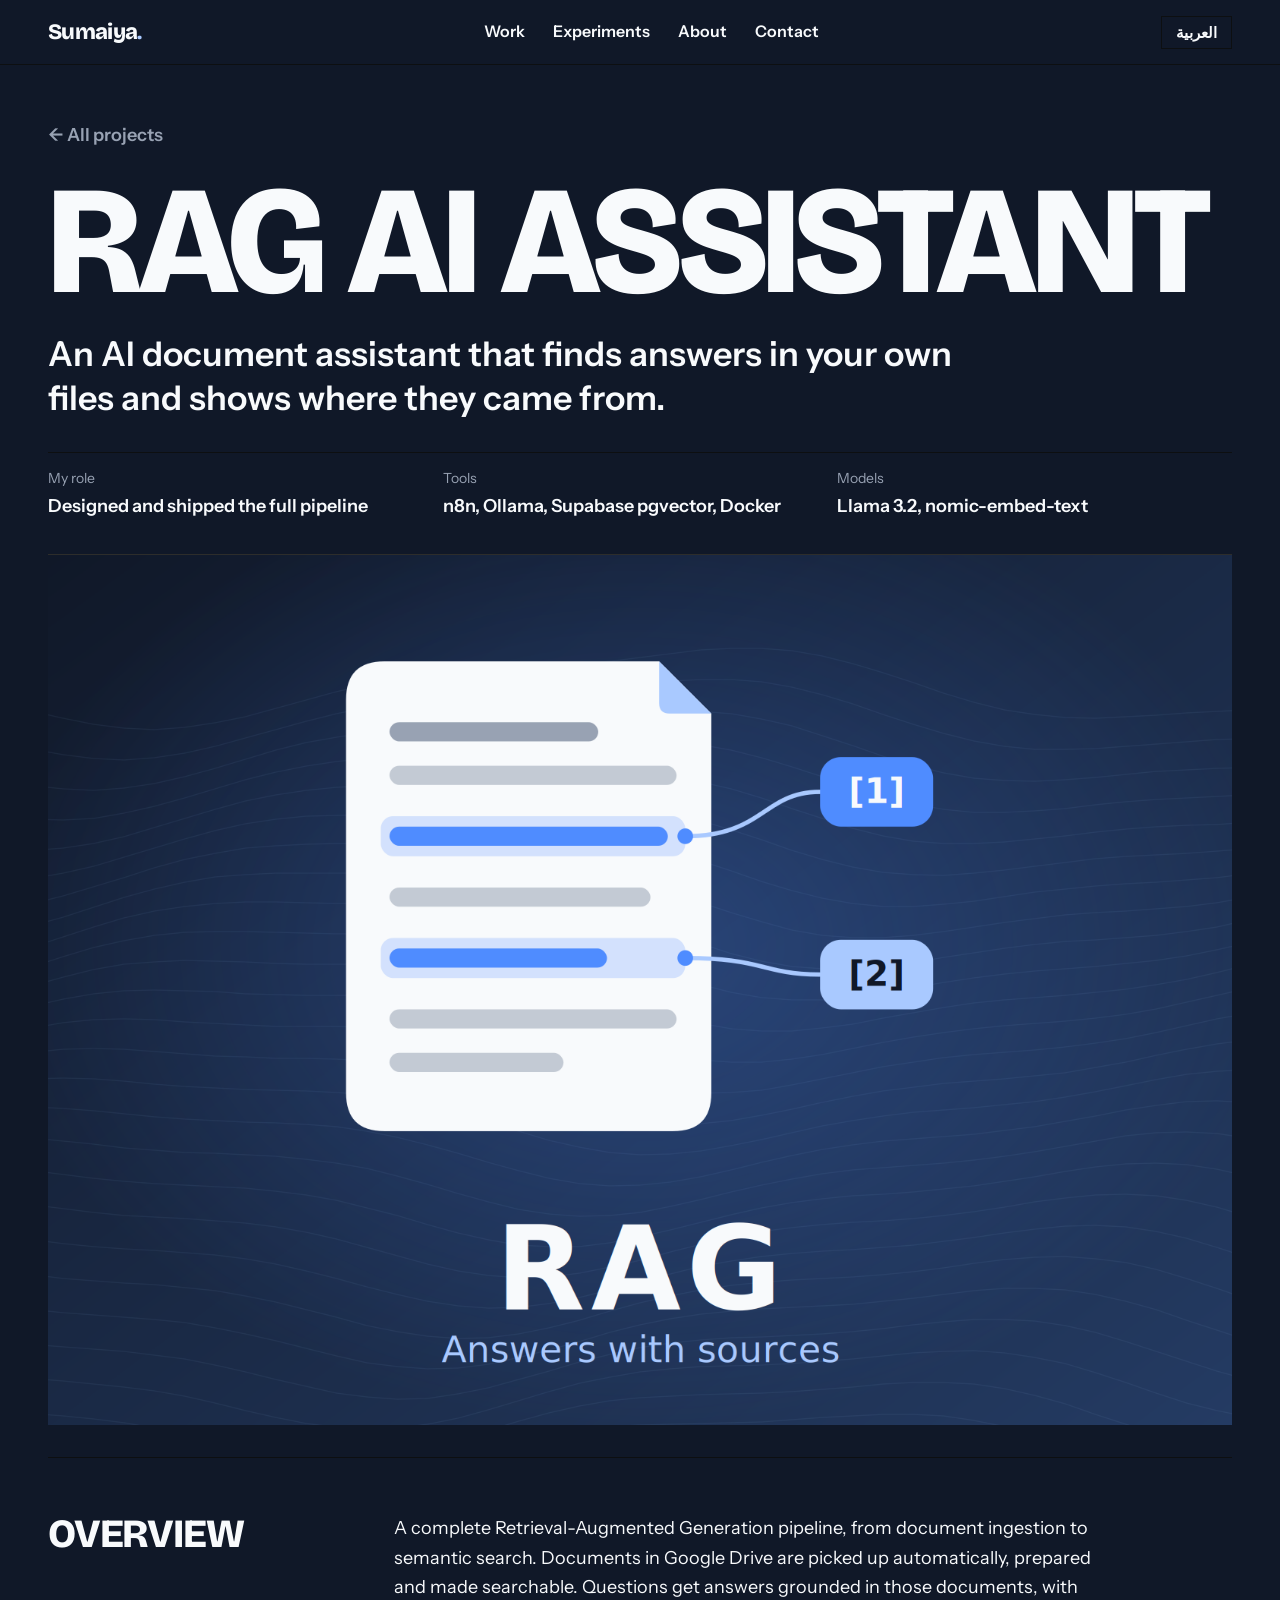
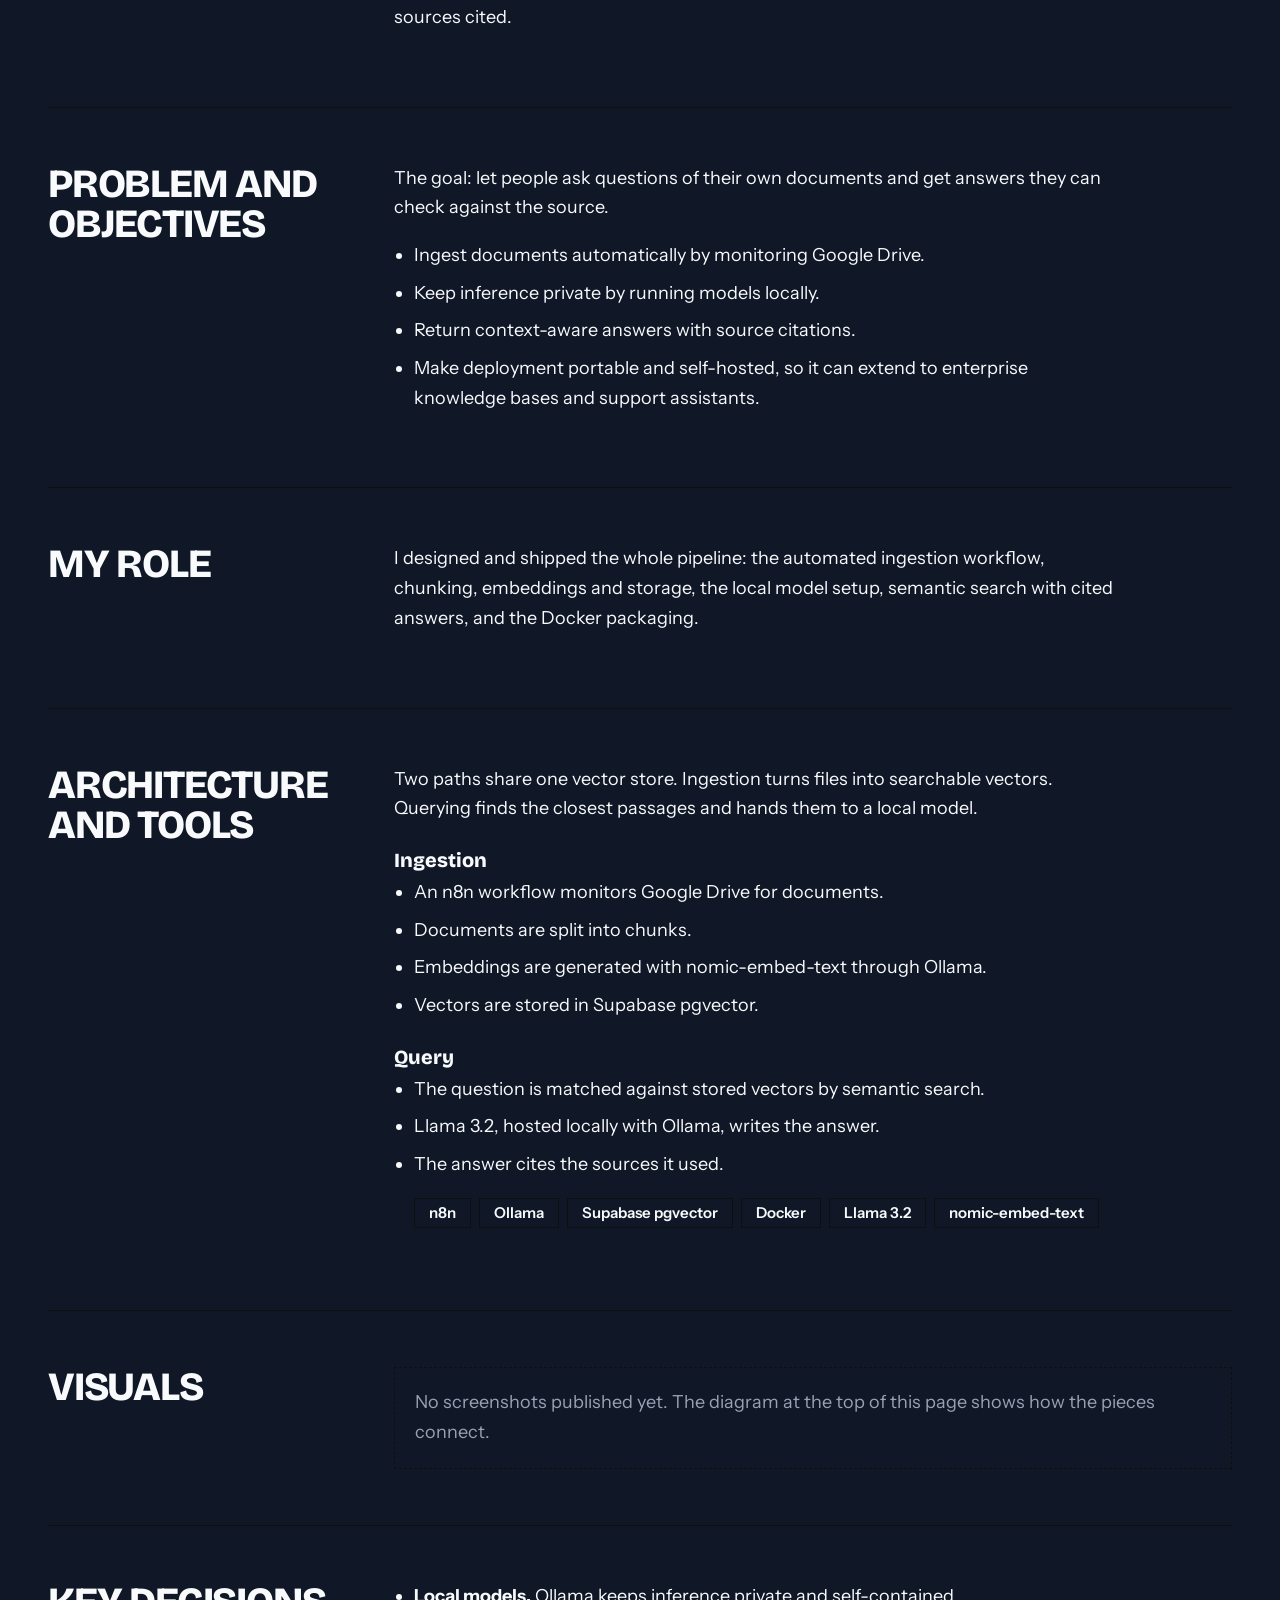
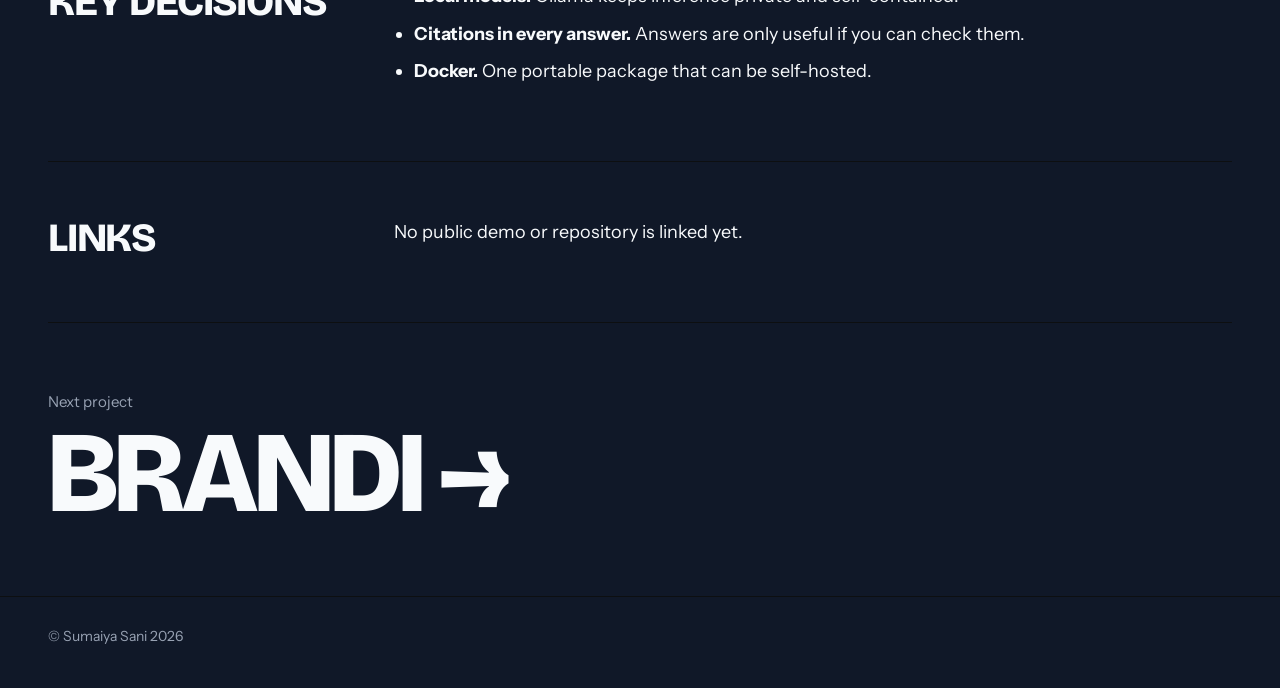
<file: project-rag.html>
<!DOCTYPE html>
<html lang="en">
<head>
<meta charset="utf-8">
<meta name="viewport" content="width=device-width, initial-scale=1">
<script>try{if(localStorage.getItem('lang')==='ar'){document.documentElement.lang='ar';document.documentElement.dir='rtl'}}catch(e){}</script>
<title data-ar="RAG AI Assistant | سمية ثاني">RAG AI Assistant | Sumaiya Sani</title>
<meta name="description" content="An AI document assistant that finds answers in your own files and shows where they came from.">
<meta property="og:title" content="RAG AI Assistant | Sumaiya Sani">
<meta property="og:description" content="An AI document assistant that finds answers in your own files and shows where they came from.">
<meta property="og:image" content="images/rag-ai-assistant-cover-4x3.png">
<meta name="theme-color" content="#F1EFE9">
<link rel="preconnect" href="https://fonts.googleapis.com">
<link rel="preconnect" href="https://fonts.gstatic.com" crossorigin>
<link href="https://fonts.googleapis.com/css2?family=Bricolage+Grotesque:wght@700;800&family=IBM+Plex+Sans+Arabic:wght@400;600;700&family=Instrument+Sans:wght@400;600;700&display=swap" rel="stylesheet">
<link rel="stylesheet" href="site.css">
</head>
<body>
<a class="skip" href="#main" data-ar="انتقل إلى المحتوى">Skip to content</a>
<div id="cur" aria-hidden="true"></div>
<img id="pv" alt="" src="[data-uri]">
<header class="hdr"><div class="wrap">
<a class="logo" href="index.html" aria-label="Sumaiya Sani, home">Sumaiya<b>.</b></a>
<nav class="nav" id="nav" aria-label="Main">
<a href="index.html#work" data-ar="أعمالي">Work</a><a href="index.html#experiments" data-ar="تجارب">Experiments</a><a href="index.html#about" data-ar="نبذة">About</a><a href="index.html#contact" data-ar="تواصل">Contact</a>
</nav>
<div class="hr"><button class="lg" type="button" aria-label="Switch language">العربية</button><button class="mb" type="button" aria-expanded="false" aria-controls="nav">Menu</button></div>
</div></header>

<main id="main"><div class="wrap">
<div class="ph1">
<a class="bk" href="index.html#projects" data-ar="→ كل المشاريع">&larr; All projects</a>
<h1 class="d">RAG AI Assistant</h1>
<p class="one" data-ar="مساعد ذكاء اصطناعي للمستندات يجد الإجابات في ملفاتك ويُظهر مصدرها.">An AI document assistant that finds answers in your own files and shows where they came from.</p>
<dl class="meta"><div><dt data-ar="دوري">My role</dt><dd data-ar="صممت خط المعالجة كاملًا وأطلقته">Designed and shipped the full pipeline</dd></div><div><dt data-ar="الأدوات">Tools</dt><dd>n8n, Ollama, Supabase pgvector, Docker</dd></div><div><dt data-ar="النماذج">Models</dt><dd>Llama 3.2, nomic-embed-text</dd></div></dl>
<div class="hi "><img src="images/rag-ai-assistant-cover-4x3.png" alt="Diagram of the RAG pipeline: ingest documents, then ask questions"></div>
</div>
<div class="sc rv"><h2 class="d" data-ar="نظرة عامة">Overview</h2><div class="tx"><p data-ar="خط معالجة RAG (التوليد المعزز بالاسترجاع) كامل، من استيعاب المستندات إلى البحث الدلالي. تُلتقط المستندات في Google Drive تلقائيًا وتُجهَّز وتصبح قابلة للبحث. وتحصل الأسئلة على إجابات مبنية على هذه المستندات مع ذكر المصادر.">A complete Retrieval-Augmented Generation pipeline, from document ingestion to semantic search. Documents in Google Drive are picked up automatically, prepared and made searchable. Questions get answers grounded in those documents, with sources cited.</p></div></div>
<div class="sc rv"><h2 class="d" data-ar="المشكلة والأهداف">Problem and objectives</h2><div class="tx"><p data-ar="الهدف: أن يسأل الناس مستنداتهم ويحصلوا على إجابات يمكنهم التحقق منها في المصدر.">The goal: let people ask questions of their own documents and get answers they can check against the source.</p><ul><li data-ar="استيعاب المستندات تلقائيًا بمراقبة Google Drive.">Ingest documents automatically by monitoring Google Drive.</li><li data-ar="إبقاء الاستدلال خاصًا بتشغيل النماذج محليًا.">Keep inference private by running models locally.</li><li data-ar="تقديم إجابات واعية بالسياق مع ذكر المصادر.">Return context-aware answers with source citations.</li><li data-ar="جعل النشر قابلًا للنقل ومستضافًا ذاتيًا، ليتوسع إلى قواعد معرفة المؤسسات ومساعدي الدعم.">Make deployment portable and self-hosted, so it can extend to enterprise knowledge bases and support assistants.</li></ul></div></div>
<div class="sc rv"><h2 class="d" data-ar="دوري">My role</h2><div class="tx"><p data-ar="صممت خط المعالجة كاملًا وأطلقته: سير عمل الاستيعاب الآلي، والتقسيم، والتضمينات والتخزين، وإعداد النماذج المحلية، والبحث الدلالي بإجابات موثّقة المصادر، وتغليف Docker.">I designed and shipped the whole pipeline: the automated ingestion workflow, chunking, embeddings and storage, the local model setup, semantic search with cited answers, and the Docker packaging.</p></div></div>
<div class="sc rv"><h2 class="d" data-ar="البنية والأدوات">Architecture and tools</h2><div class="tx"><p data-ar="مساران يتشاركان مخزن متجهات واحدًا. الاستيعاب يحوّل الملفات إلى متجهات قابلة للبحث. والاستعلام يجد أقرب المقاطع ويسلّمها إلى نموذج محلي.">Two paths share one vector store. Ingestion turns files into searchable vectors. Querying finds the closest passages and hands them to a local model.</p><h3 data-ar="الاستيعاب">Ingestion</h3><ul><li data-ar="سير عمل n8n يراقب Google Drive بحثًا عن مستندات.">An n8n workflow monitors Google Drive for documents.</li><li data-ar="تُقسَّم المستندات إلى مقاطع.">Documents are split into chunks.</li><li data-ar="تُولَّد التضمينات بنموذج nomic-embed-text عبر Ollama.">Embeddings are generated with nomic-embed-text through Ollama.</li><li data-ar="تُخزَّن المتجهات في Supabase pgvector.">Vectors are stored in Supabase pgvector.</li></ul><h3 data-ar="الاستعلام">Query</h3><ul><li data-ar="يُطابَق السؤال مع المتجهات المخزنة بالبحث الدلالي.">The question is matched against stored vectors by semantic search.</li><li data-ar="يكتب Llama 3.2 المستضاف محليًا عبر Ollama الإجابة.">Llama 3.2, hosted locally with Ollama, writes the answer.</li><li data-ar="تذكر الإجابة المصادر التي استخدمتها.">The answer cites the sources it used.</li></ul><ul class="tl"><li>n8n</li><li>Ollama</li><li>Supabase pgvector</li><li>Docker</li><li>Llama 3.2</li><li>nomic-embed-text</li></ul></div></div>
<div class="sc rv"><h2 class="d" data-ar="المرئيات">Visuals</h2><div class="tx"><div class="emp" data-ar="لا توجد لقطات شاشة منشورة بعد. المخطط في أعلى الصفحة يوضح كيف ترتبط الأجزاء.">No screenshots published yet. The diagram at the top of this page shows how the pieces connect.</div></div></div>
<div class="sc rv"><h2 class="d" data-ar="القرارات الرئيسية">Key decisions</h2><div class="tx"><ul><li data-ar="&lt;b&gt;نماذج محلية.&lt;/b&gt; Ollama يُبقي الاستدلال خاصًا ومستقلًا."><b>Local models.</b> Ollama keeps inference private and self-contained.</li><li data-ar="&lt;b&gt;مصادر في كل إجابة.&lt;/b&gt; الإجابة لا تنفع إلا إذا أمكن التحقق منها."><b>Citations in every answer.</b> Answers are only useful if you can check them.</li><li data-ar="&lt;b&gt;Docker.&lt;/b&gt; حزمة واحدة قابلة للنقل والاستضافة الذاتية."><b>Docker.</b> One portable package that can be self-hosted.</li></ul></div></div>
<div class="sc rv"><h2 class="d" data-ar="الروابط">Links</h2><div class="tx"><p data-ar="لا يوجد عرض عام أو مستودع مرتبط بعد.">No public demo or repository is linked yet.</p></div></div>
</div>
<div class="wrap"><a class="nxt" href="project-brandi.html"><small data-ar="المشروع التالي">Next project</small><b data-ar="BrandI ←">BrandI &rarr;</b></a></div>
</main>
<footer><div class="wrap"><span data-ar="© سمية ثاني">&copy; Sumaiya Sani</span> <span id="y"></span></div></footer>
<dialog id="lb"><img alt=""></dialog>
<script src="site.js"></script>
</body>
</html>
</file>
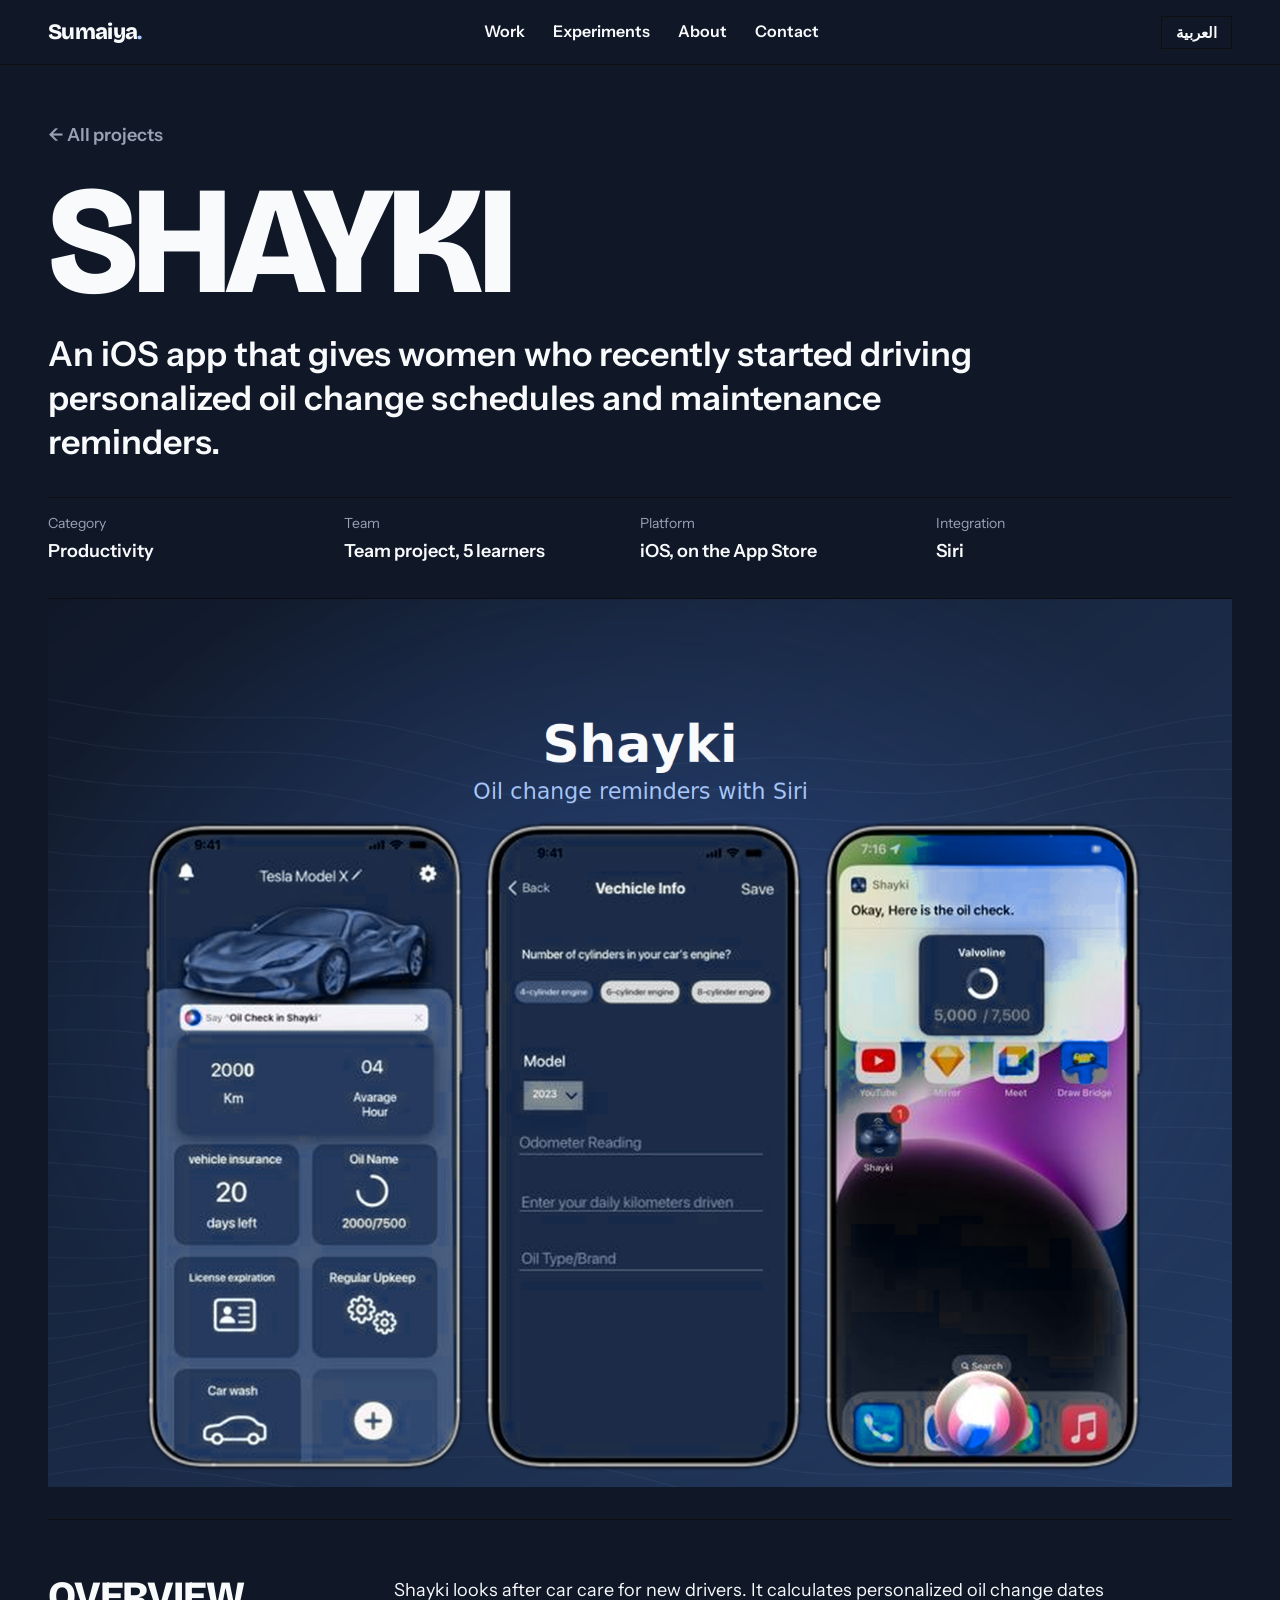
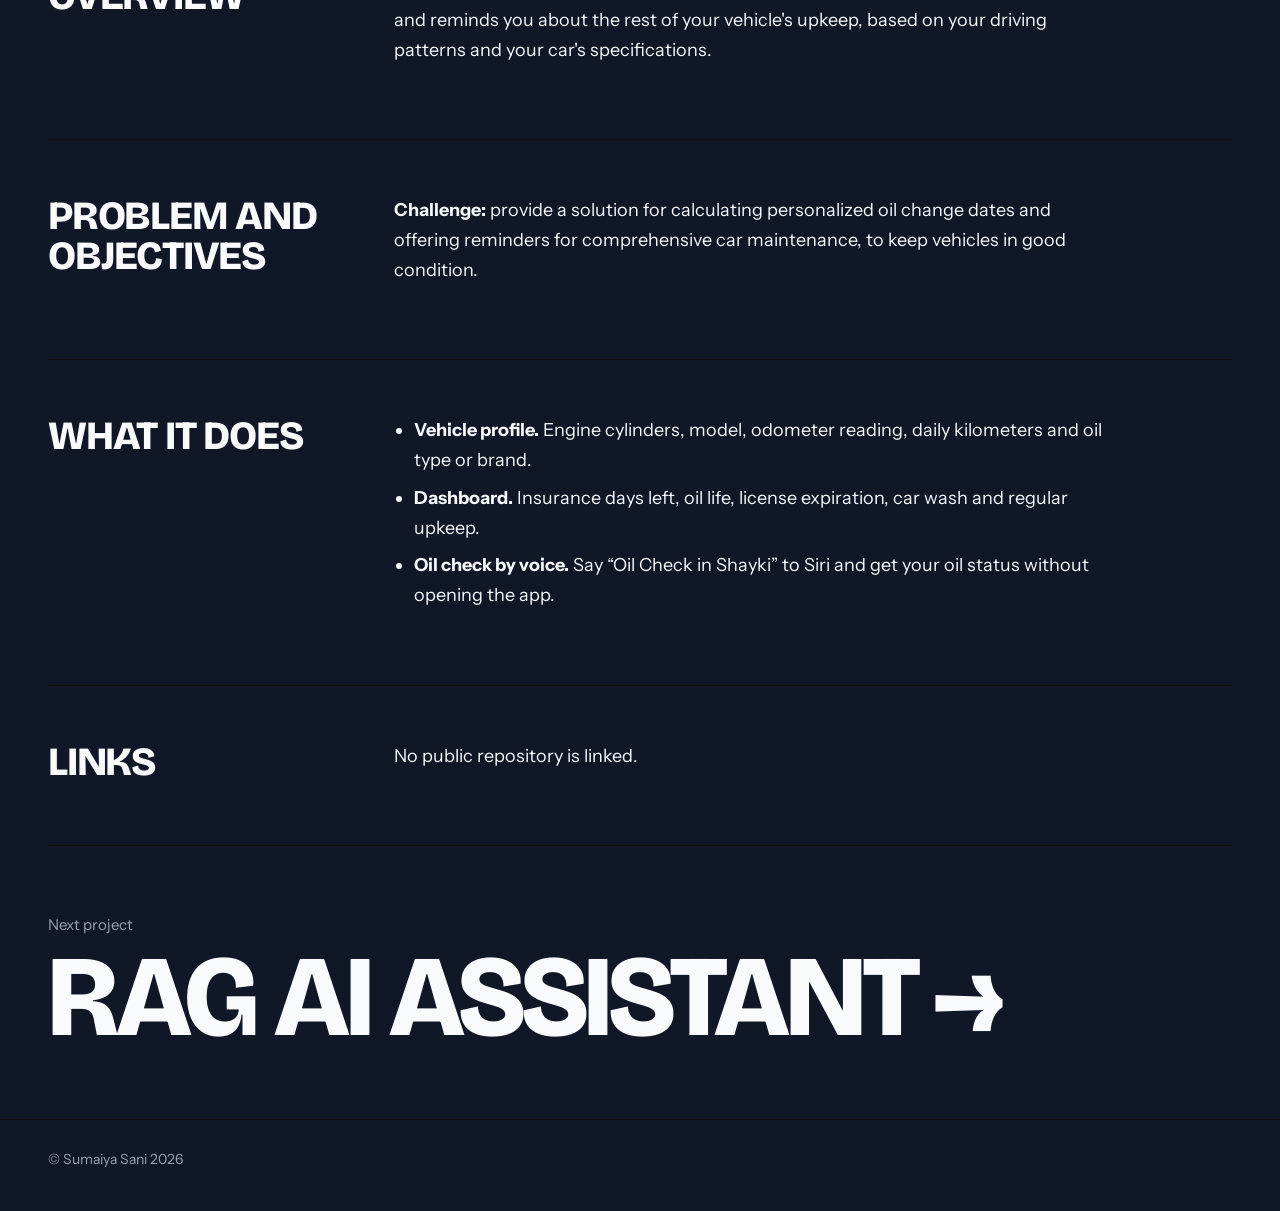
<file: project-shayki.html>
<!DOCTYPE html>
<html lang="en">
<head>
<meta charset="utf-8">
<meta name="viewport" content="width=device-width, initial-scale=1">
<script>try{if(localStorage.getItem('lang')==='ar'){document.documentElement.lang='ar';document.documentElement.dir='rtl'}}catch(e){}</script>
<title data-ar="Shayki | سمية ثاني">Shayki | Sumaiya Sani</title>
<meta name="description" content="An iOS app that gives women who recently started driving personalized oil change schedules and maintenance reminders.">
<meta property="og:title" content="Shayki | Sumaiya Sani">
<meta property="og:description" content="An iOS app that gives women who recently started driving personalized oil change schedules and maintenance reminders.">
<meta property="og:image" content="images/shayki-1.jpg">
<meta name="theme-color" content="#F1EFE9">
<link rel="preconnect" href="https://fonts.googleapis.com">
<link rel="preconnect" href="https://fonts.gstatic.com" crossorigin>
<link href="https://fonts.googleapis.com/css2?family=Bricolage+Grotesque:wght@700;800&family=IBM+Plex+Sans+Arabic:wght@400;600;700&family=Instrument+Sans:wght@400;600;700&display=swap" rel="stylesheet">
<link rel="stylesheet" href="site.css">
</head>
<body>
<a class="skip" href="#main" data-ar="انتقل إلى المحتوى">Skip to content</a>
<div id="cur" aria-hidden="true"></div>
<img id="pv" alt="" src="[data-uri]">
<header class="hdr"><div class="wrap">
<a class="logo" href="index.html" aria-label="Sumaiya Sani, home">Sumaiya<b>.</b></a>
<nav class="nav" id="nav" aria-label="Main">
<a href="index.html#work" data-ar="أعمالي">Work</a><a href="index.html#experiments" data-ar="تجارب">Experiments</a><a href="index.html#about" data-ar="نبذة">About</a><a href="index.html#contact" data-ar="تواصل">Contact</a>
</nav>
<div class="hr"><button class="lg" type="button" aria-label="Switch language">العربية</button><button class="mb" type="button" aria-expanded="false" aria-controls="nav">Menu</button></div>
</div></header>

<main id="main"><div class="wrap">
<div class="ph1">
<a class="bk" href="index.html#projects" data-ar="→ كل المشاريع">&larr; All projects</a>
<h1 class="d">Shayki</h1>
<p class="one" data-ar="تطبيق iOS يمنح النساء اللاتي بدأن القيادة حديثًا مواعيد مخصصة لتغيير الزيت وتذكيرات صيانة.">An iOS app that gives women who recently started driving personalized oil change schedules and maintenance reminders.</p>
<dl class="meta"><div><dt data-ar="الفئة">Category</dt><dd data-ar="الإنتاجية">Productivity</dd></div><div><dt data-ar="الفريق">Team</dt><dd data-ar="مشروع فريق من 5 متعلمين">Team project, 5 learners</dd></div><div><dt data-ar="المنصة">Platform</dt><dd data-ar="iOS، على App Store">iOS, on the App Store</dd></div><div><dt data-ar="التكامل">Integration</dt><dd>Siri</dd></div></dl>
<div class="hi dk"><img src="images/shayki-cover-4x3.png" alt="Shayki dashboard, vehicle info and Siri oil check screens"></div>
</div>
<div class="sc rv"><h2 class="d" data-ar="نظرة عامة">Overview</h2><div class="tx"><p data-ar="يعتني Shayki بالسيارة للسائقات الجدد. يحسب مواعيد تغيير الزيت المخصصة ويذكّرك ببقية صيانة مركبتك، بناءً على أنماط قيادتك ومواصفات سيارتك.">Shayki looks after car care for new drivers. It calculates personalized oil change dates and reminds you about the rest of your vehicle's upkeep, based on your driving patterns and your car's specifications.</p></div></div>
<div class="sc rv"><h2 class="d" data-ar="المشكلة والأهداف">Problem and objectives</h2><div class="tx"><p data-ar="&lt;b&gt;التحدي:&lt;/b&gt; توفير حل لحساب مواعيد تغيير الزيت المخصصة وتقديم تذكيرات للصيانة الشاملة للسيارة، للحفاظ على المركبات في حالة جيدة."><b>Challenge:</b> provide a solution for calculating personalized oil change dates and offering reminders for comprehensive car maintenance, to keep vehicles in good condition.</p></div></div>
<div class="sc rv"><h2 class="d" data-ar="ماذا يفعل">What it does</h2><div class="tx"><ul><li data-ar="&lt;b&gt;ملف المركبة.&lt;/b&gt; عدد أسطوانات المحرك، والموديل، وقراءة العداد، والكيلومترات اليومية، ونوع الزيت أو علامته."><b>Vehicle profile.</b> Engine cylinders, model, odometer reading, daily kilometers and oil type or brand.</li><li data-ar="&lt;b&gt;لوحة المعلومات.&lt;/b&gt; أيام التأمين المتبقية، وعمر الزيت، وانتهاء الرخصة، وغسيل السيارة، والصيانة الدورية."><b>Dashboard.</b> Insurance days left, oil life, license expiration, car wash and regular upkeep.</li><li data-ar="&lt;b&gt;فحص الزيت بالصوت.&lt;/b&gt; قل «Oil Check in Shayki» لـ Siri واعرف حالة الزيت دون فتح التطبيق."><b>Oil check by voice.</b> Say “Oil Check in Shayki” to Siri and get your oil status without opening the app.</li></ul></div></div>
<div class="sc rv"><h2 class="d" data-ar="الروابط">Links</h2><div class="tx"><p data-ar="لا يوجد مستودع عام مرتبط.">No public repository is linked.</p></div></div>
</div>
<div class="wrap"><a class="nxt" href="project-rag.html"><small data-ar="المشروع التالي">Next project</small><b data-ar="RAG AI Assistant ←">RAG AI Assistant &rarr;</b></a></div>
</main>
<footer><div class="wrap"><span data-ar="© سمية ثاني">&copy; Sumaiya Sani</span> <span id="y"></span></div></footer>
<dialog id="lb"><img alt=""></dialog>
<script src="site.js"></script>
</body>
</html>
</file>
<file: site.css>
@view-transition{navigation:auto}
:root{--bg:#101828;--ink:#F8FAFC;--mute:#98A2B3;--ln:rgba(14,14,14,.85);--soft:#E6E2D8;--ac:#A9C9FF;--d:"Bricolage Grotesque","Helvetica Neue",Arial,sans-serif;--b:"Instrument Sans","Helvetica Neue",Arial,sans-serif}
*{box-sizing:border-box}
html{scroll-behavior:smooth;scroll-padding-top:80px}
body{margin:0;background:var(--bg);color:var(--ink);font:400 18px/1.65 var(--b);overflow-x:hidden}
img,svg{max-width:100%;display:block}
a{color:inherit}
:focus-visible{outline:3px solid var(--ac);outline-offset:3px}
.skip{position:absolute;left:-999px;top:8px;background:var(--ink);color:var(--bg);padding:8px 14px;z-index:100}
.skip:focus{left:8px}
.wrap{max-width:1240px;margin:0 auto;padding:0 28px}
.d{font-family:var(--d);font-weight:800;text-transform:uppercase;letter-spacing:-.035em;line-height:.92}
/* header */
.hdr{position:sticky;top:0;z-index:40;background:var(--bg);border-bottom:1px solid var(--ln)}
.hdr .wrap{display:flex;justify-content:space-between;align-items:center;height:64px}
.logo{font:800 22px var(--d);text-decoration:none;letter-spacing:-.03em}
.logo b{color:var(--ac)}
.nav{display:flex;gap:28px}
.nav a{text-decoration:none;font-weight:600;font-size:16px;background:linear-gradient(var(--ac),var(--ac)) 0 100%/0 2px no-repeat;transition:background-size .25s;padding-bottom:2px}
.nav a:hover,.nav a[aria-current]{background-size:100% 2px}
.hr{display:flex;gap:8px}
.lg{font:600 15px var(--b);background:none;border:1px solid var(--ln);padding:6px 14px;cursor:pointer;color:var(--ink)}
.lg:hover,.mb:hover{background:var(--ink);color:var(--bg)}
.mb{display:none;font:600 15px var(--b);background:none;border:1px solid var(--ln);padding:6px 14px;cursor:pointer;color:var(--ink)}
@media (max-width:760px){.mb{display:block}.nav{position:fixed;inset:64px 0 0 0;background:var(--bg);flex-direction:column;gap:0;padding:12px 28px;transform:translateY(-120%);transition:transform .35s;visibility:hidden}.nav.open{transform:none;visibility:visible}.nav a{font:800 44px/1.3 var(--d);text-transform:uppercase;border-bottom:1px solid var(--ln);padding:14px 0;background:none}}
/* inline phrases */
.ph{text-decoration:none;font-weight:600;background:linear-gradient(var(--ac),var(--ac)) 0 100%/100% 3px no-repeat;transition:background-size .25s,color .25s;padding:0 .1em}
.ph:hover,.ph:focus-visible{background-size:100% 100%;color:#fff}
/* hero */
.hero{padding:72px 0 64px}
.hero h1{font-size:clamp(40px,17vw,180px);margin:0 0 40px}
.hero h1>span{display:block;overflow:hidden;padding-bottom:.04em}
.hero h1 .c{display:inline-block;transition:transform .25s cubic-bezier(.3,1.6,.5,1)}
.hero h1 .c:hover{transform:translateY(-.08em) rotate(-4deg);color:var(--ac)}
.hero h1 em{font-style:normal;color:var(--ac)}
.hg{display:grid;grid-template-columns:3fr 7fr;gap:28px}
.hg small{font-size:15px;color:var(--mute);line-height:1.5}
.hg p{font:600 clamp(22px,3.4vw,38px)/1.3 var(--b);margin:0;max-width:26em}
/* sections */
section{border-top:1px solid var(--ln);padding:88px 0}
h2{font-size:clamp(38px,7vw,88px);margin:0 0 40px}
.lab{font-size:15px;color:var(--mute);margin:0 0 8px}
.what p{font:700 clamp(30px,6.2vw,76px)/1.02 var(--d);letter-spacing:-.03em;margin:0 0 28px;max-width:16em}
.what p:nth-child(even){margin-inline-start:clamp(0px,14vw,200px)}
.what .ph{font-weight:800}
/* featured */
.fg{display:grid;grid-template-columns:repeat(12,1fr);gap:56px 28px}
.fc{display:block;text-decoration:none;border-top:1px solid var(--ln);padding-top:14px}
.fc .im{background:var(--soft);overflow:hidden;margin-bottom:16px}
.fc .im img{width:100%;transition:transform .7s cubic-bezier(.2,.7,.3,1)}
.fc .im img.mx{mix-blend-mode:multiply}
.fc:hover .im img{transform:scale(1.05)}
.fc h3{font:800 clamp(30px,4.4vw,54px)/.98 var(--d);text-transform:uppercase;letter-spacing:-.03em;margin:0 0 8px;display:flex;justify-content:space-between;gap:12px}
.fc h3 i{font-style:normal;color:var(--ac);transition:transform .3s}
.fc:hover h3 i{transform:translate(6px,-6px)}
.fc p{margin:0;color:var(--mute);max-width:34em}
.f1{grid-column:1/9}.f2{grid-column:9/13;align-self:end}.f3{grid-column:1/6;margin-top:20px}.f4{grid-column:6/13;margin-top:96px}
.fc .im.dk{background:#0b0c2a}
.fc .im.sq img{aspect-ratio:4/3;object-fit:cover;object-position:top}
@media (max-width:860px){.f1,.f2,.f3,.f4{grid-column:1/-1;margin-top:0}}
/* explore */
.fl{display:flex;flex-wrap:wrap;gap:8px 26px;margin:0 0 40px}
.fl button{font:700 20px var(--d);text-transform:uppercase;letter-spacing:-.02em;background:linear-gradient(var(--ac),var(--ac)) 0 100%/0 3px no-repeat;border:0;padding:0 0 3px;cursor:pointer;color:var(--mute);transition:background-size .25s,color .25s}
.fl button:hover{color:var(--ink)}
.fl button[aria-pressed=true]{color:var(--ink);background-size:100% 3px}
.ex{columns:3 280px;column-gap:28px}
.it{break-inside:avoid;border-top:1px solid var(--ln);padding:14px 0 30px;animation:in .5s ease both}
.it[hidden]{display:none}
@keyframes in{from{opacity:0;transform:translateY(14px)}}
.it .im{background:var(--soft);margin-bottom:12px}
.it .im img{width:100%;mix-blend-mode:multiply}
.it .im.dk img{mix-blend-mode:normal}
.it h3{font:800 25px/1.05 var(--d);letter-spacing:-.02em;margin:0 0 6px}
.it p{margin:0;color:var(--mute);font-size:16px}
.it .tg{font-size:13px;color:var(--ac);font-weight:700;margin-bottom:6px}
.it details summary{cursor:pointer;color:var(--ink);font-weight:600;margin-top:8px;font-size:16px}
.it details p{margin-top:8px;color:var(--ink)}
.empty{display:none;color:var(--mute)}
/* all projects */
.row{display:grid;grid-template-columns:60px 1fr auto auto;gap:20px;align-items:baseline;padding:22px 0;border-top:1px solid var(--ln);text-decoration:none;transition:padding .3s}
.row:last-child{border-bottom:1px solid var(--ln)}
.row .n{color:var(--mute);font-size:15px}
.row .tt{font:800 clamp(28px,5vw,60px)/1 var(--d);text-transform:uppercase;letter-spacing:-.03em;transition:transform .3s,color .3s}
.row .ds{color:var(--mute);font-size:15px;max-width:20em}
.row .ar{color:var(--ac);font-size:30px;font-family:var(--d)}
a.row:hover .tt{transform:translateX(12px);color:var(--ac)}
.row.off .tt{color:var(--mute)}
.row.off .ar{color:var(--mute);font:400 14px var(--b)}
@media (max-width:760px){.row{grid-template-columns:36px 1fr auto}.row .ds{display:none}}
/* about */
.ab{display:grid;grid-template-columns:5fr 7fr;gap:48px}
.ab p{margin:0 0 20px;font-size:clamp(20px,2.4vw,27px);line-height:1.4}
.ab ul{list-style:none;margin:0;padding:0}
.ab li{padding:12px 0;border-top:1px solid var(--ln);display:flex;justify-content:space-between;gap:16px}
.ab li span{color:var(--mute);font-size:15px;text-align:end}
@media (max-width:860px){.ab{grid-template-columns:1fr}}
/* contact */
.ct h2{font-size:clamp(44px,10vw,150px)}
.ct .mail{direction:ltr;display:inline-block;font:800 clamp(26px,5.4vw,72px)/1.05 var(--d);letter-spacing:-.03em;text-decoration:none;margin:12px 0 28px;word-break:break-all;background:linear-gradient(var(--ac),var(--ac)) 0 100%/100% 6px no-repeat;transition:background-size .3s,color .3s}
.ct .mail:hover{background-size:100% 100%;color:#fff}
.soc{display:flex;gap:26px;flex-wrap:wrap;font-weight:700;font-size:20px}
footer{padding:28px 0 40px;border-top:1px solid var(--ln);color:var(--mute);font-size:14px}
/* cursor + preview */
#cur{position:fixed;left:0;top:0;width:14px;height:14px;margin:-7px 0 0 -7px;border-radius:50%;background:var(--ac);pointer-events:none;z-index:90;opacity:0;transition:width .2s,height .2s,margin .2s,opacity .2s}
#cur.on{opacity:1}
#cur.big{width:56px;height:56px;margin:-28px 0 0 -28px;opacity:.25}
#pv{position:fixed;left:0;top:0;width:300px;pointer-events:none;z-index:60;opacity:0;transition:opacity .2s;background:var(--soft);border:1px solid var(--ln)}
#pv.on{opacity:1}
@media (hover:none),(pointer:coarse){#cur,#pv{display:none}}
/* reveal */
.rv{opacity:0;transform:translateY(32px);transition:opacity .8s ease,transform .8s cubic-bezier(.2,.7,.3,1);transition-delay:var(--dl,0s)}
.rv.in{opacity:1;transform:none}
/* project detail */
.ph1{padding:56px 0 32px}
.ph1 .bk{font-weight:600;text-decoration:none;color:var(--mute)}
.ph1 h1{font-size:clamp(52px,12vw,170px);margin:20px 0 20px}
.ph1 .one{font:600 clamp(22px,3vw,34px)/1.3 var(--b);max-width:28em;margin:0 0 32px}
.meta{display:grid;grid-template-columns:repeat(auto-fit,minmax(200px,1fr));gap:0;border-top:1px solid var(--ln)}
.meta div{padding:14px 0;padding-inline-end:20px}
.meta dt{font-size:14px;color:var(--mute)}
.meta dd{margin:2px 0 0;font-weight:600}
.hi{background:var(--soft);margin:16px 0 0;border-top:1px solid var(--ln)}
.hi img{width:100%;height:auto;margin:0 auto}
.hi.dk{background:#0b0c2a}.hi.dk img{mix-blend-mode:normal}
.sc{display:grid;grid-template-columns:3fr 8fr;gap:32px;padding:56px 0;border-top:1px solid var(--ln)}
.sc h2{font-size:clamp(26px,3.4vw,40px);margin:0;letter-spacing:-.03em;line-height:1}
.sc .tx p{margin:0 0 18px;max-width:40em}
.sc .tx ul{margin:0 0 18px;padding-inline-start:20px;max-width:40em}
.sc .tx li{margin-bottom:8px}
.sc .tx h3{font:800 20px var(--d);margin:24px 0 6px}
.shots{display:grid;grid-template-columns:repeat(auto-fit,minmax(220px,1fr));gap:20px}
.shots figure{margin:0}
.shots img{background:#fff;border:1px solid var(--ln);width:100%;cursor:zoom-in}
.shots figcaption{font-size:14px;color:var(--mute);margin-top:6px}
.emp{border:1px dashed var(--ln);padding:20px;color:var(--mute)}
.tl{display:flex;flex-wrap:wrap;gap:8px;list-style:none;padding:0;margin:0 0 18px}
.tl li{border:1px solid var(--ln);padding:2px 14px;font-weight:600;font-size:15px}
.big3{display:grid;grid-template-columns:repeat(auto-fit,minmax(150px,1fr));gap:18px;margin:8px 0 22px}
.big3 b{display:block;font:800 clamp(44px,6vw,72px)/1 var(--d);color:var(--ac)}
.big3 span{font-size:15px;color:var(--mute);line-height:1.4;display:block}
.nxt{display:block;padding:64px 0;border-top:1px solid var(--ln);text-decoration:none}
.nxt small{color:var(--mute)}
.nxt b{display:block;font:800 clamp(40px,9vw,120px)/1 var(--d);text-transform:uppercase;letter-spacing:-.035em;transition:transform .3s,color .3s}
.nxt:hover b{transform:translateX(16px);color:var(--ac)}
#lb{border:0;padding:0;background:transparent;max-width:94vw;max-height:94vh}
#lb::backdrop{background:rgba(14,14,14,.85)}
#lb img{max-width:94vw;max-height:90vh;background:#fff}
@media (max-width:860px){.sc{grid-template-columns:1fr;gap:16px}.hg{grid-template-columns:1fr}}
@media (prefers-reduced-motion:reduce){html{scroll-behavior:auto}*{animation:none!important;transition:none!important}.rv{opacity:1;transform:none}#cur{display:none}}

/* Arabic / RTL */
html[lang=ar]{--d:"IBM Plex Sans Arabic","Bricolage Grotesque",sans-serif;--b:"IBM Plex Sans Arabic","Instrument Sans",sans-serif}
html[lang=ar] *{text-transform:none!important;letter-spacing:0!important}
html[lang=ar] h1,html[lang=ar] h2,html[lang=ar] .fc h3,html[lang=ar] .row .tt,html[lang=ar] .nxt b,html[lang=ar] .what p,html[lang=ar] .it h3,html[lang=ar] .sc h2,html[lang=ar] .big3 b,html[lang=ar] .fl button{line-height:1.3}
html[lang=ar] .ct .mail{line-height:1.2}
html[lang=ar] .hero h1{font-size:clamp(56px,14vw,190px)}
[dir=rtl] .fc:hover h3 i{transform:translate(-6px,-6px)}
[dir=rtl] a.row:hover .tt{transform:translateX(-12px)}
[dir=rtl] .nxt:hover b{transform:translateX(-16px)}
.im { background: #101828; }
</file>
